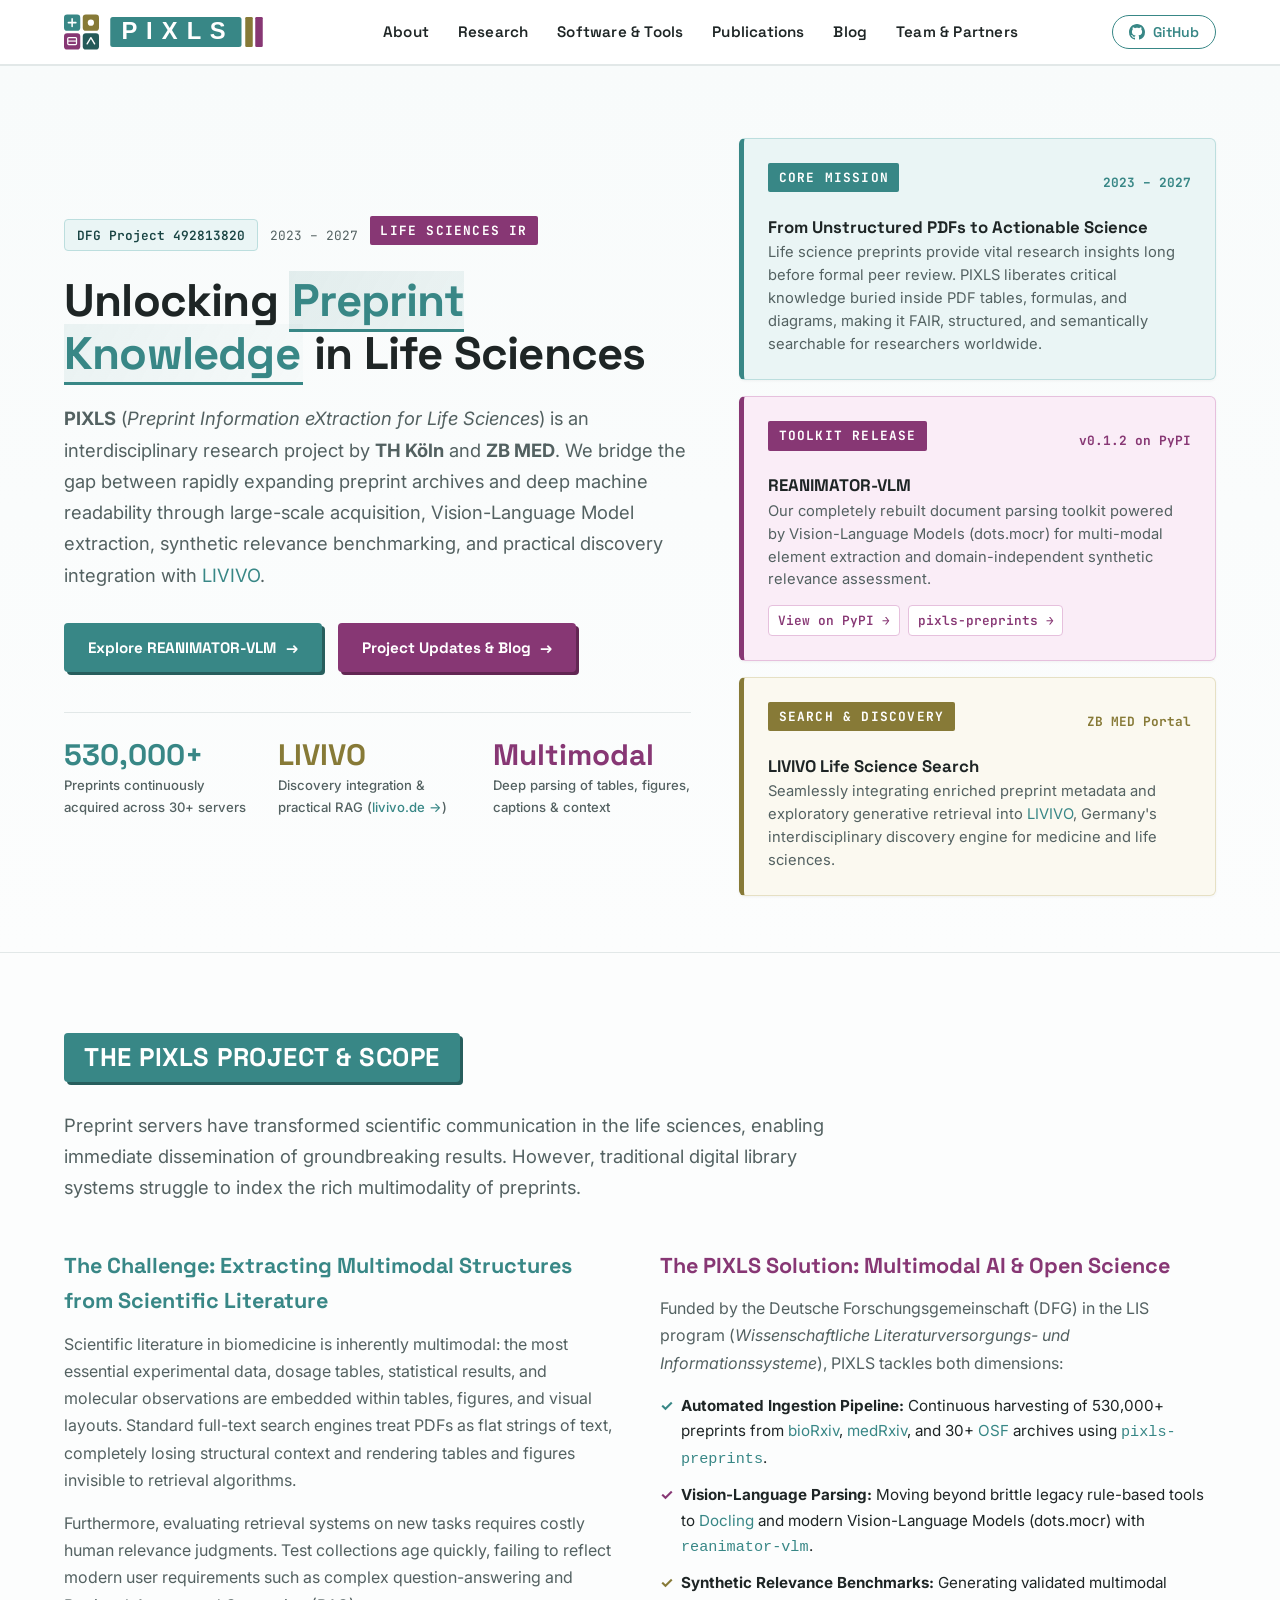
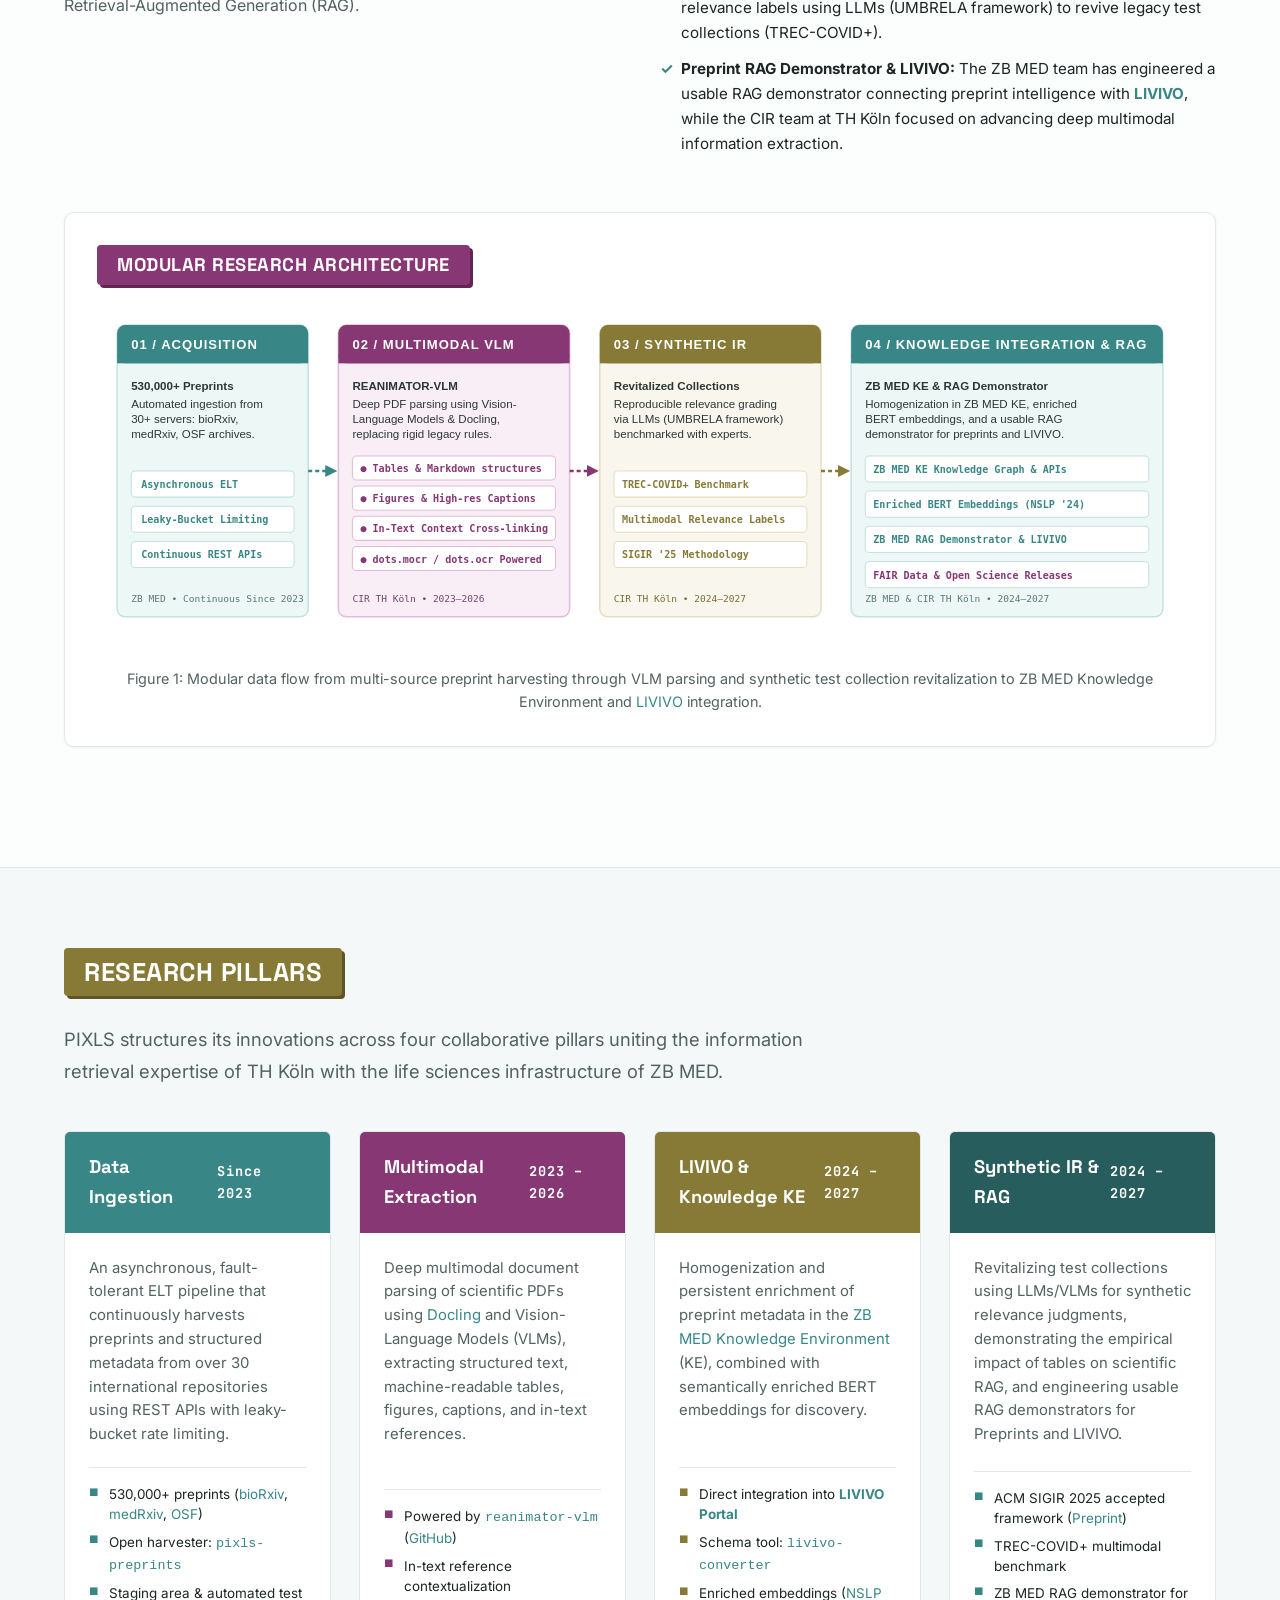
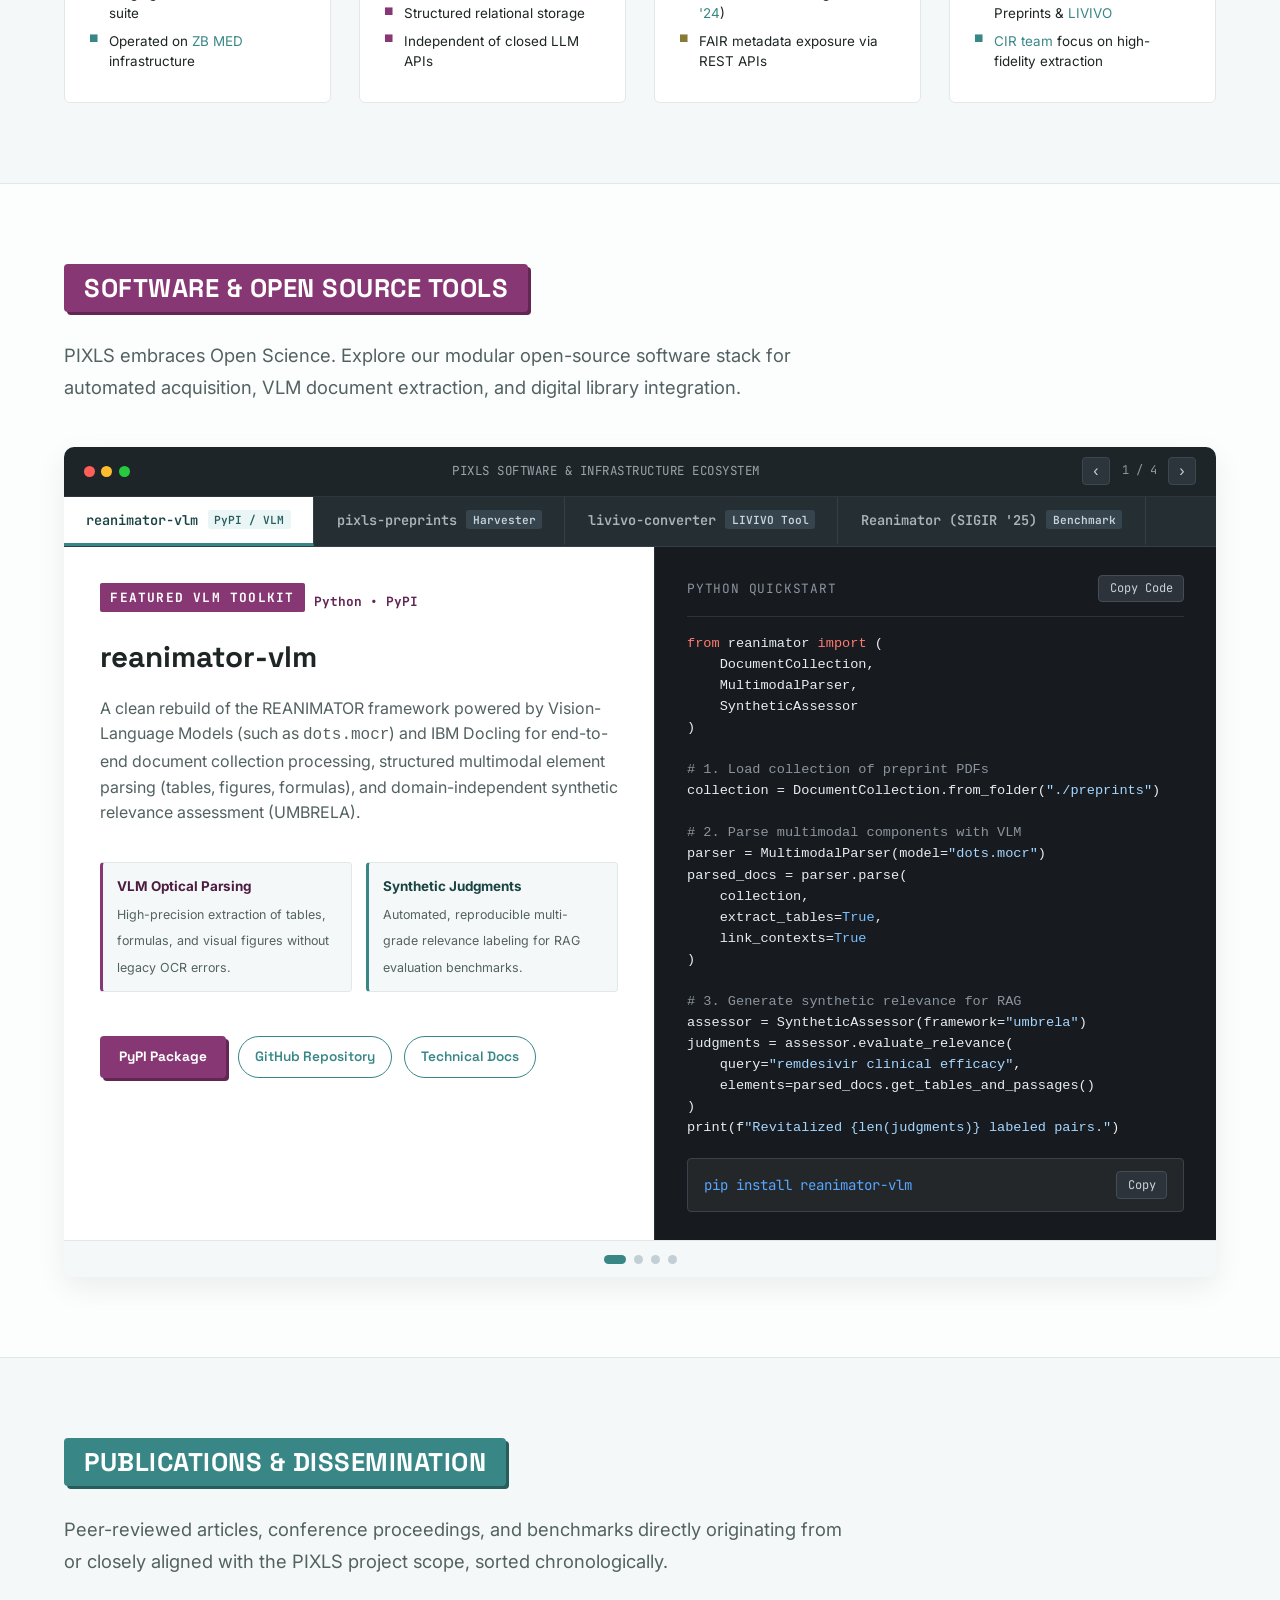
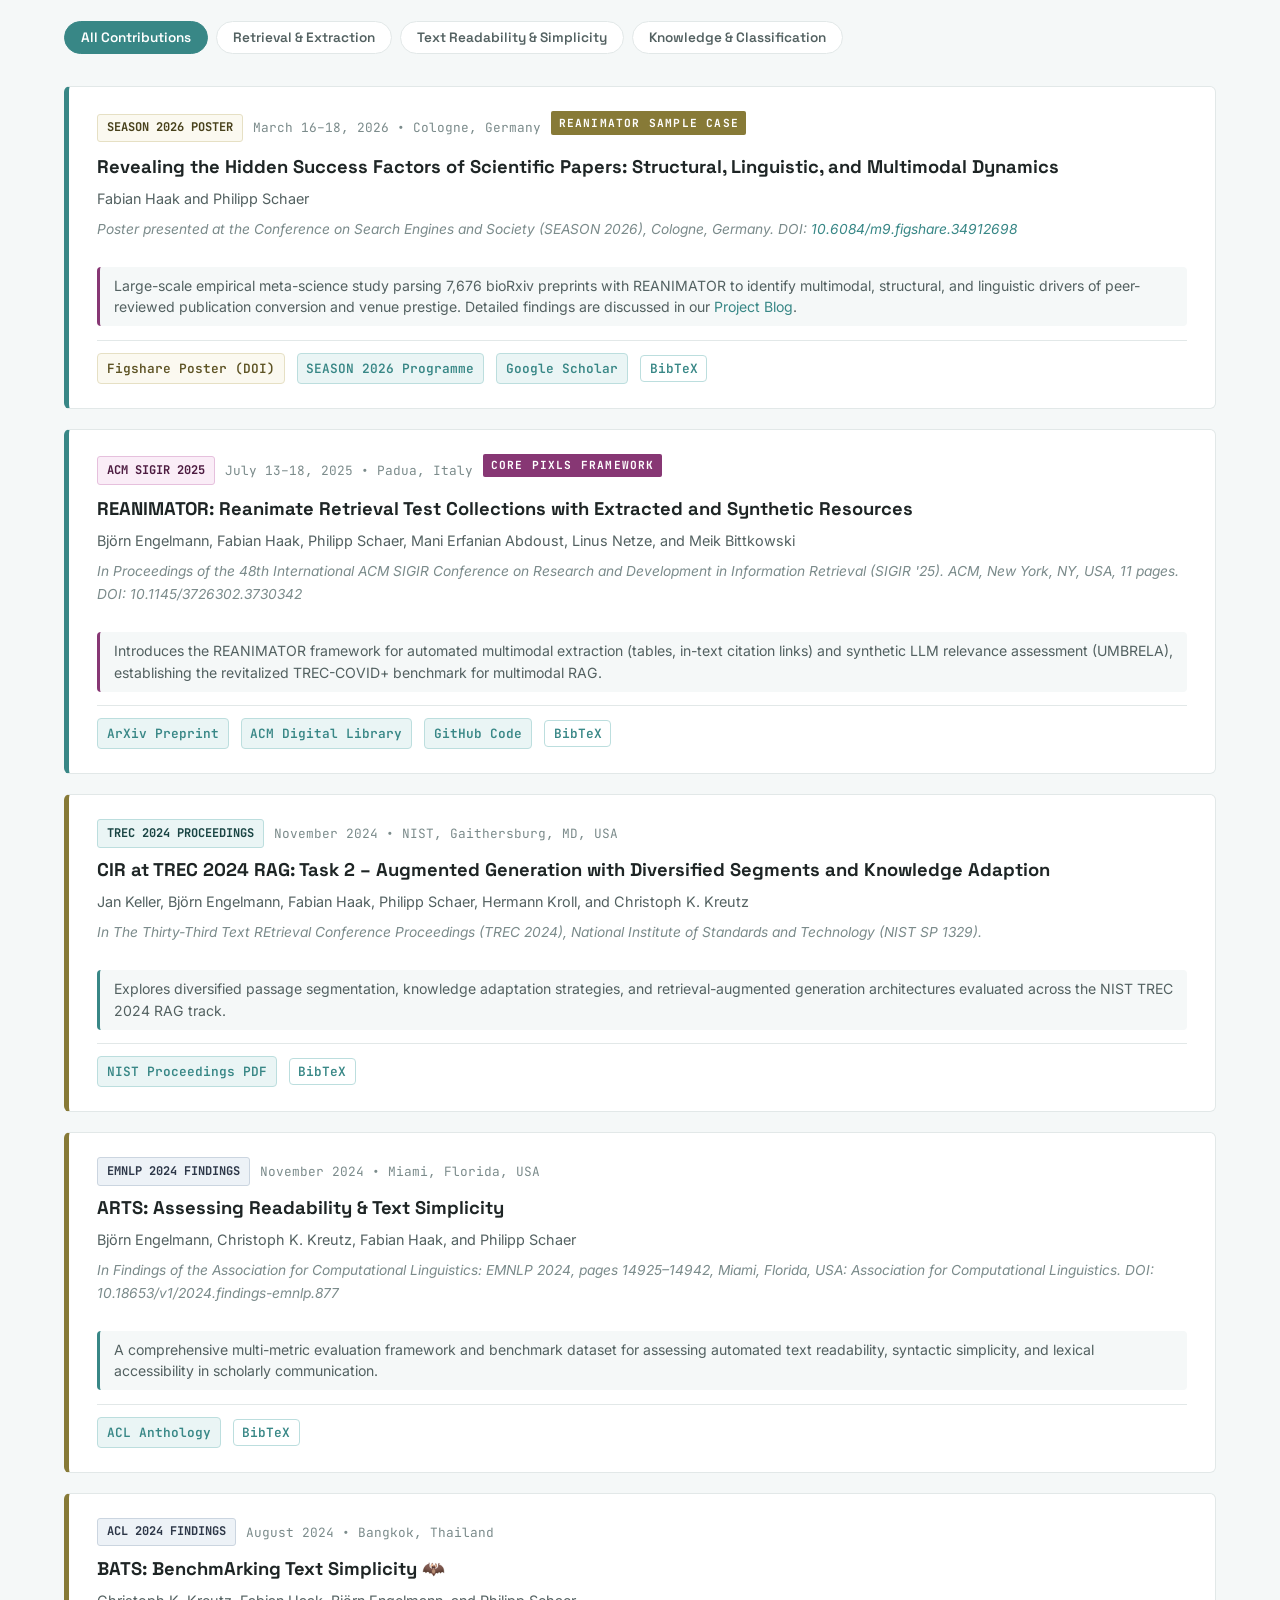
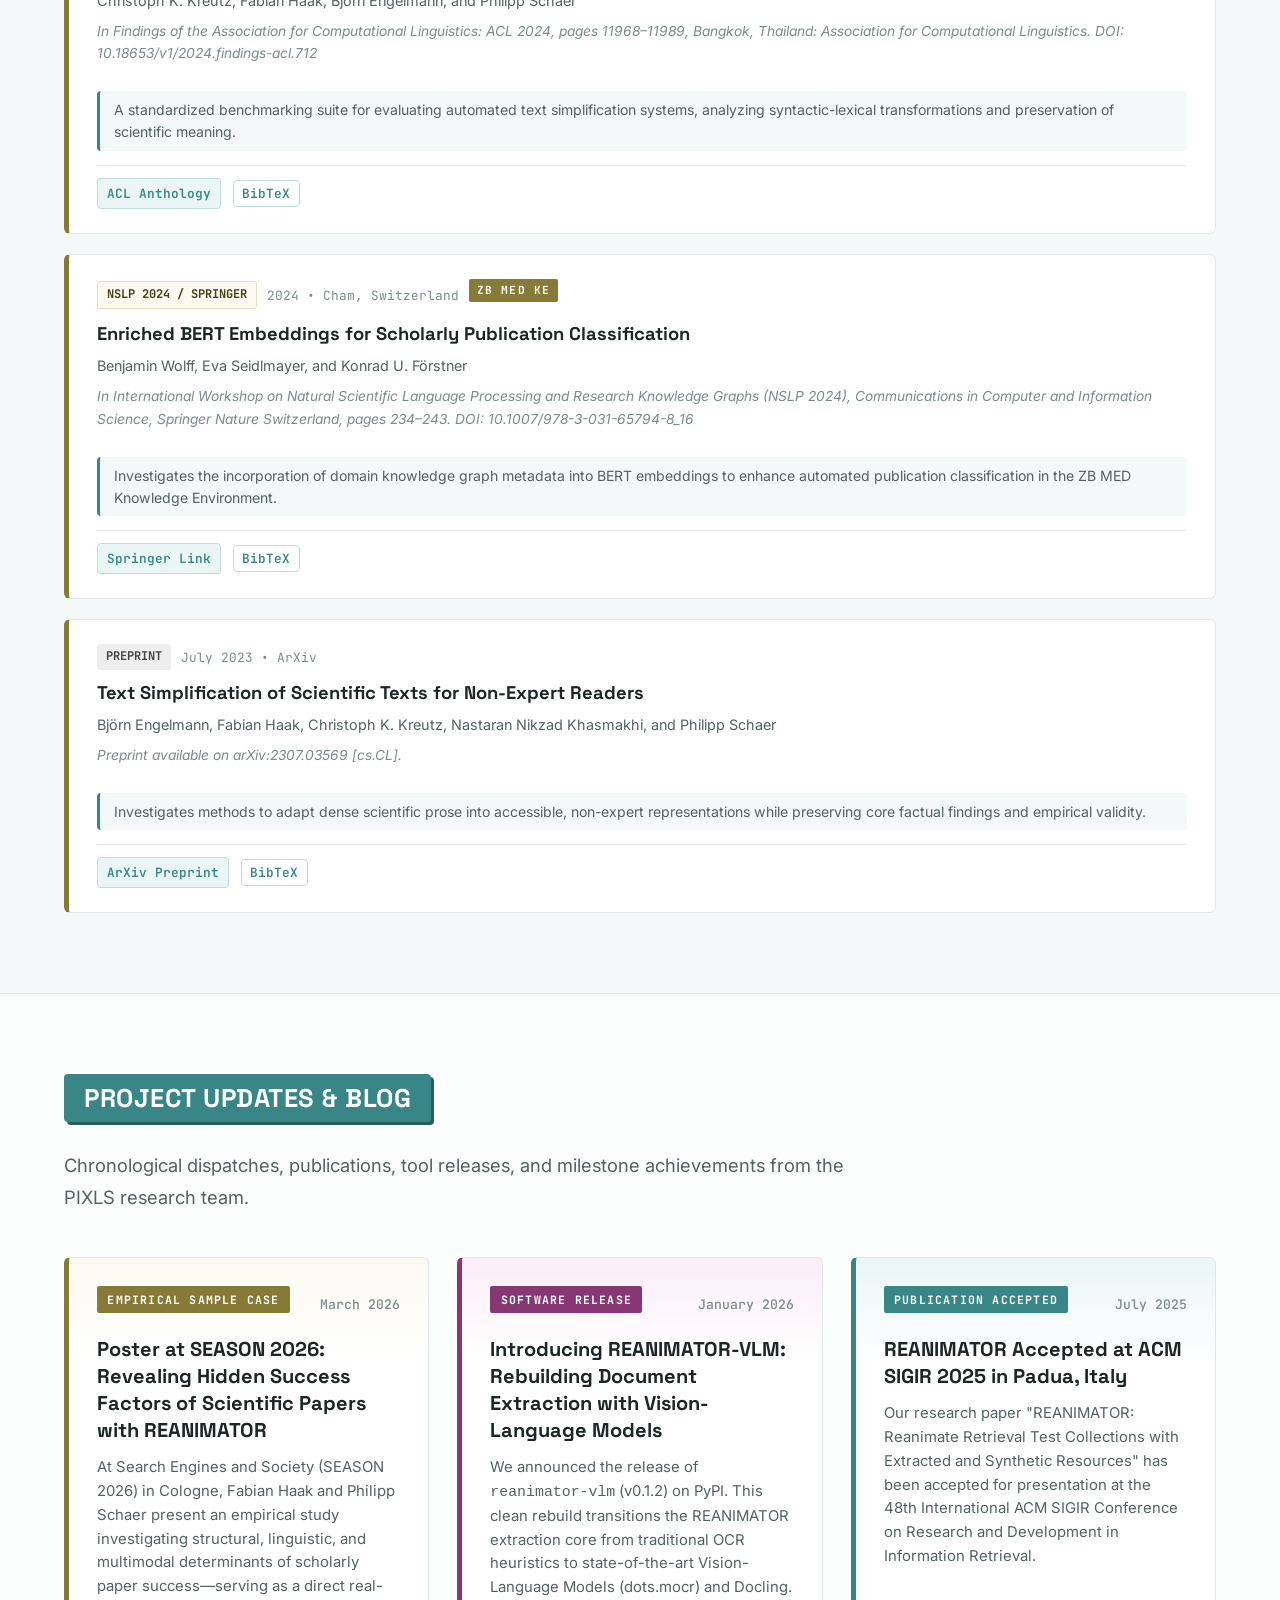
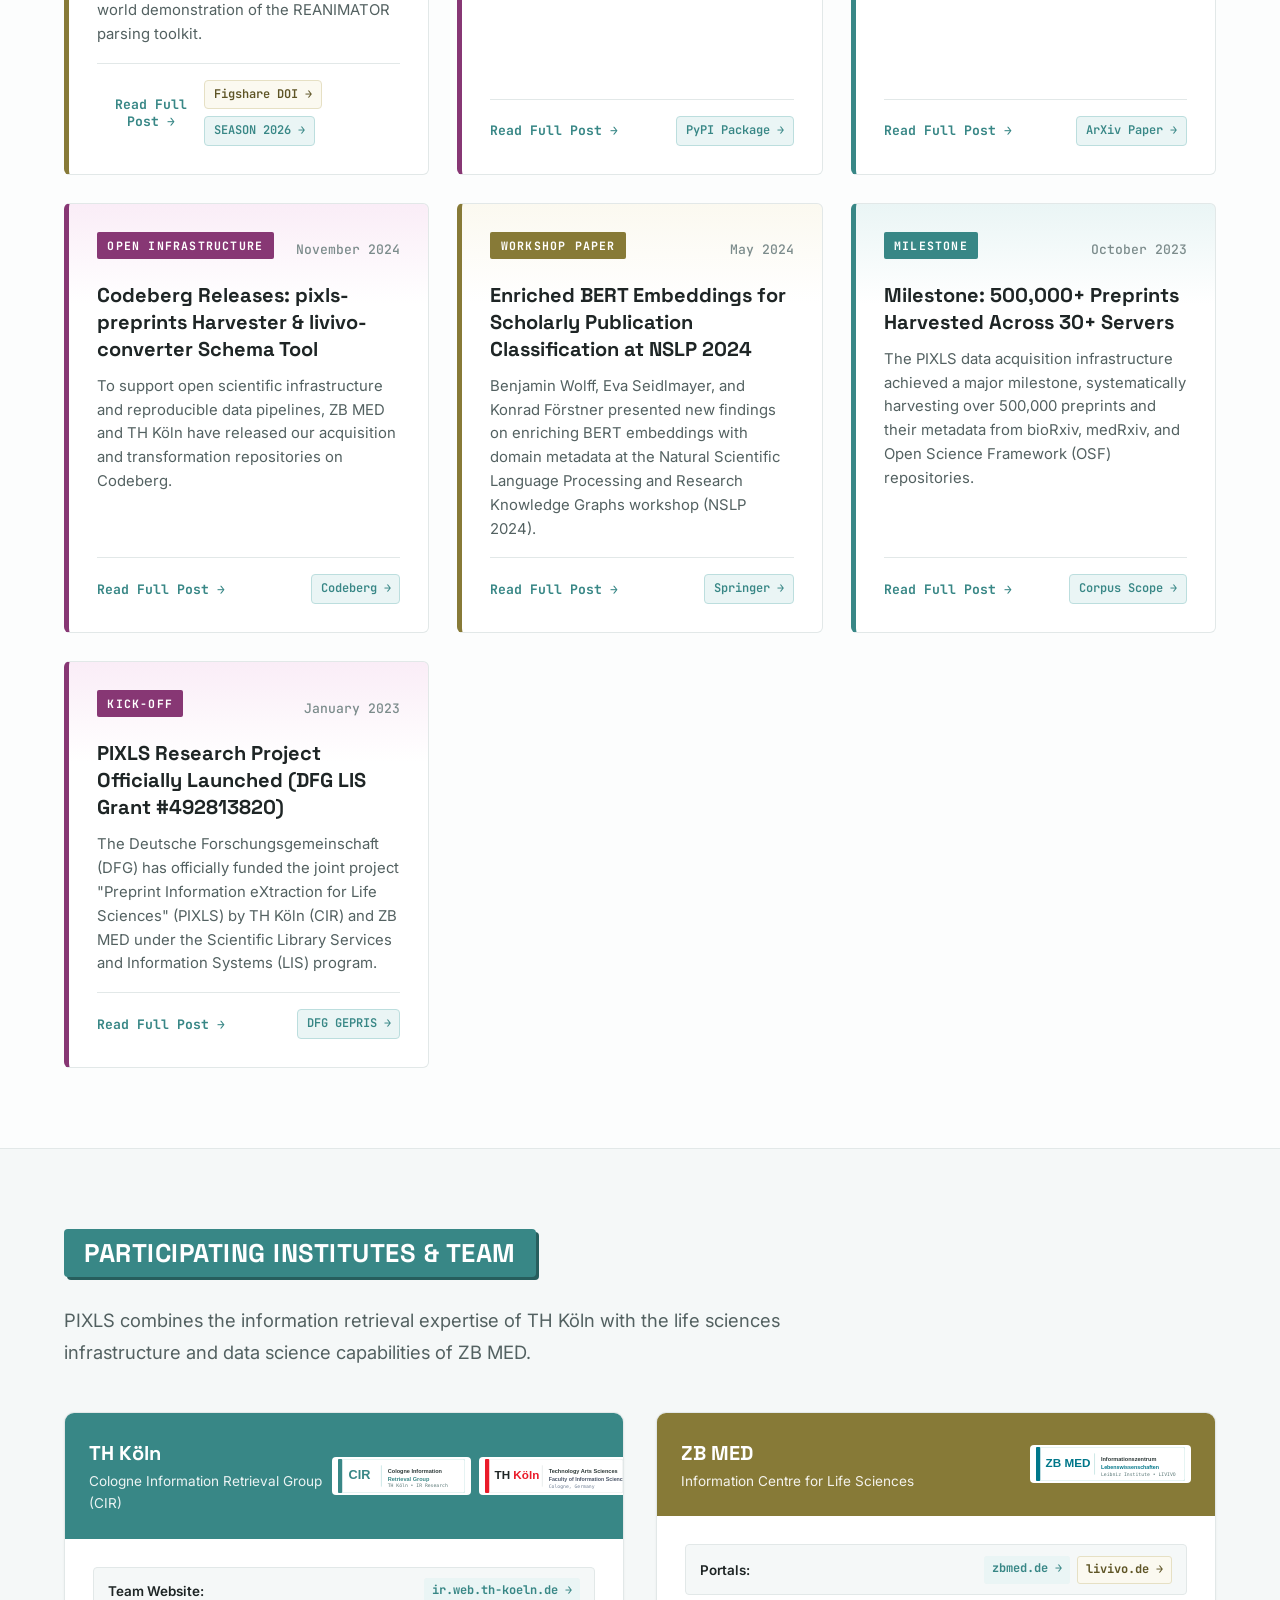
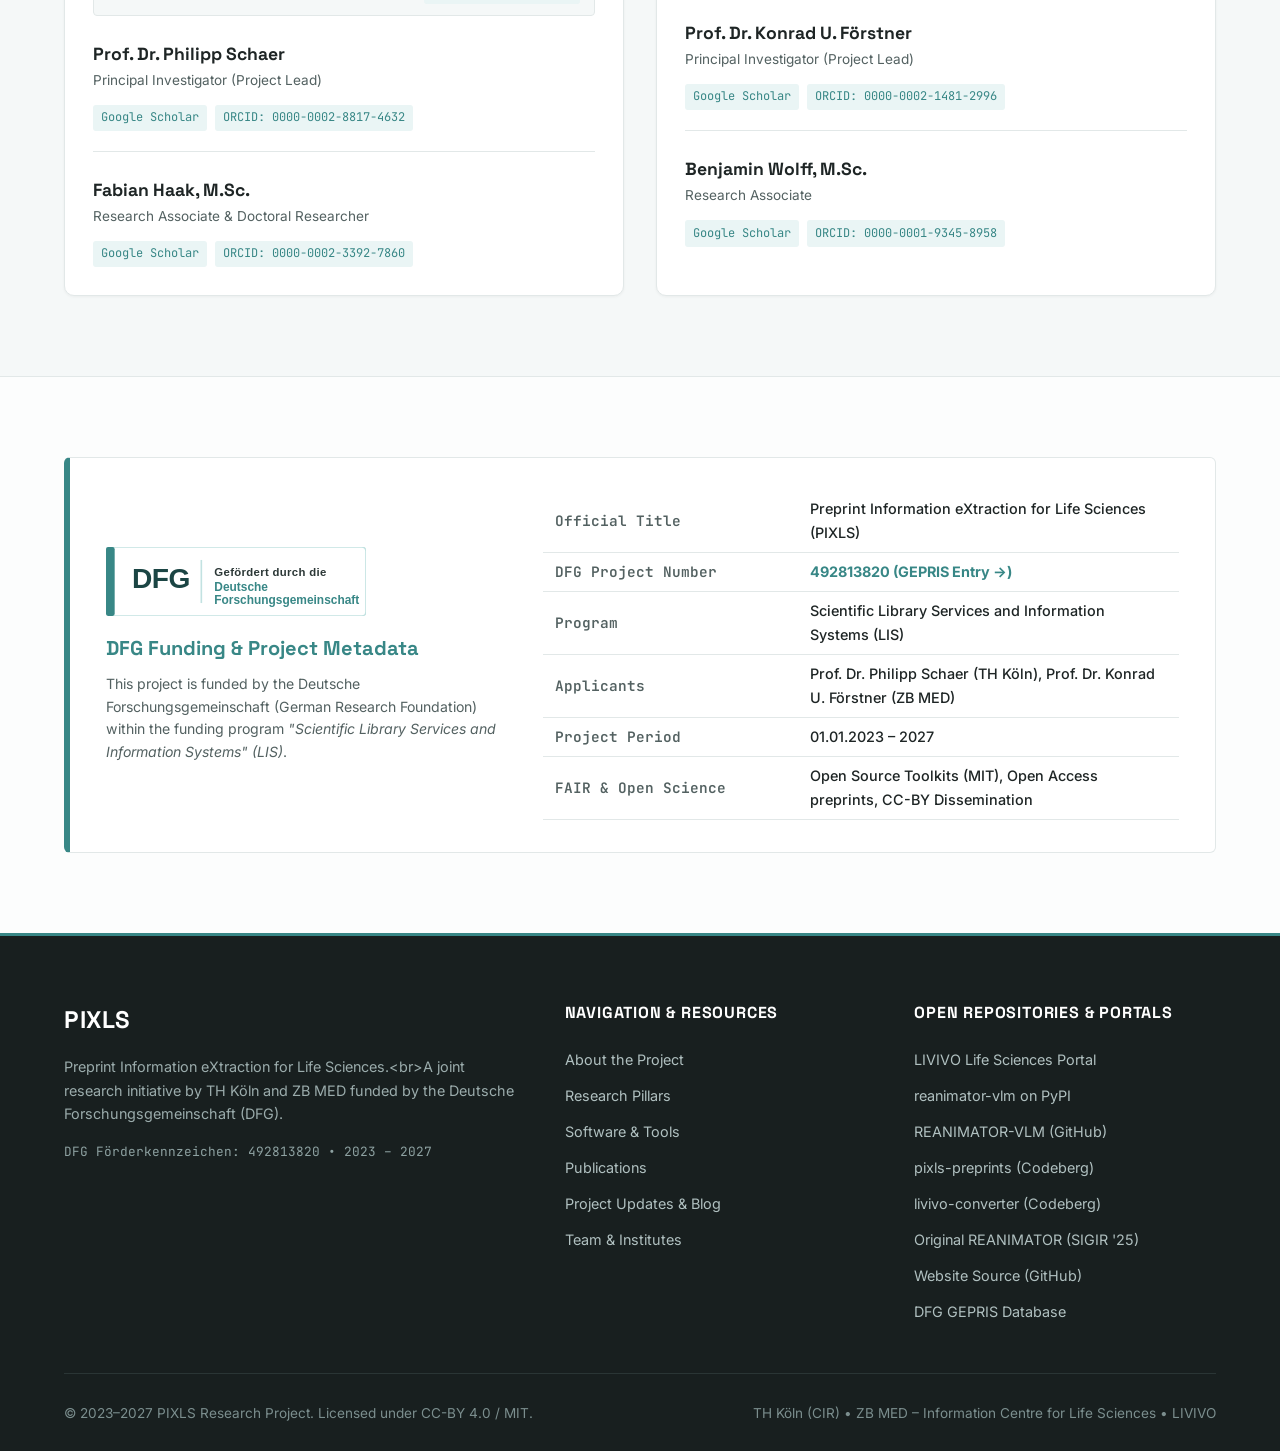
<file: index.html>
<!DOCTYPE html>
<html lang="en">
<head>
  <meta charset="UTF-8">
  <meta name="viewport" content="width=device-width, initial-scale=1.0">
  <title>PIXLS | Preprint Information eXtraction for Life Sciences</title>
  <meta name="description" content="PIXLS is a DFG-funded research project by TH Köln and ZB MED bringing multimodal information extraction, vision-language models, and synthetic relevance assessment to life science preprints.">
  <meta name="keywords" content="PIXLS, DFG, Preprint, Information Extraction, Life Sciences, REANIMATOR, VLM, RAG, Multimodal Retrieval, TH Köln, ZB MED">

  <!-- Open Graph / Meta -->
  <meta property="og:title" content="PIXLS | Preprint Information eXtraction for Life Sciences">
  <meta property="og:description" content="DFG-funded project developing multimodal document parsing, synthetic relevance assessment, and generative retrieval for 530,000+ preprints.">
  <meta property="og:type" content="website">
  <meta property="og:url" content="https://irgroup.github.io/PIXLS_website/">

  <!-- Google Fonts: Space Grotesk (Brand & Monolithic Headings), Inter (Body), JetBrains Mono (Code/Metadata) -->
  <link rel="preconnect" href="https://fonts.googleapis.com">
  <link rel="preconnect" href="https://fonts.gstatic.com" crossorigin>
  <link href="https://fonts.googleapis.com/css2?family=Inter:wght@400;500;600;700&family=JetBrains+Mono:wght@400;500;600;700&family=Space+Grotesk:wght@500;600;700;800&display=swap" rel="stylesheet">

  <!-- Main Stylesheet -->
  <link rel="stylesheet" href="assets/css/main.css">
  <link rel="icon" type="image/svg+xml" href="assets/img/pixls-brandmark.svg">
</head>
<body id="top">

  <!-- =======================================================================
       STICKY NAVBAR
       ======================================================================= -->
  <nav class="site-navbar" role="navigation" aria-label="Main navigation">
    <div class="container nav-wrapper">
      <a href="#top" class="nav-brand" aria-label="PIXLS Home">
        <img src="assets/img/pixls-brandmark.svg" alt="PIXLS Project Logo" class="nav-brand-mark">
      </a>

      <button class="mobile-toggle" aria-label="Toggle navigation menu" aria-expanded="false">&#9776;</button>

      <ul class="nav-menu">
        <li><a href="#about" class="nav-link">About</a></li>
        <li><a href="#pillars" class="nav-link">Research</a></li>
        <li><a href="#tools" class="nav-link">Software &amp; Tools</a></li>
        <li><a href="#publications" class="nav-link">Publications</a></li>
        <li><a href="#blog" class="nav-link">Blog</a></li>
        <li><a href="#team" class="nav-link">Team &amp; Partners</a></li>
      </ul>

      <div class="nav-actions">
        <a href="https://github.com/irgroup/REANIMATOR-VLM" target="_blank" rel="noopener noreferrer" class="btn-pill" title="View REANIMATOR-VLM on GitHub">
          <svg width="16" height="16" viewBox="0 0 16 16" fill="currentColor" aria-hidden="true">
            <path d="M8 0C3.58 0 0 3.58 0 8a8 8 0 005.47 7.59c.4.07.55-.17.55-.38 0-.19-.01-.82-.01-1.49-2.01.37-2.53-.49-2.69-.94-.09-.23-.48-.94-.82-1.13-.28-.15-.68-.52-.01-.53.63-.01 1.08.58 1.23.82.72 1.21 1.87.87 2.33.66.07-.52.28-.87.51-1.07-1.78-.2-3.64-.89-3.64-3.95 0-.87.31-1.59.82-2.15-.08-.2-.36-1.02.08-2.12 0 0 .67-.21 2.2.82.64-.18 1.32-.27 2-.27.68 0 1.36.09 2 .27 1.53-1.04 2.2-.82 2.2-.82.44 1.1.16 1.92.08 2.12.51.56.82 1.27.82 2.15 0 3.07-1.87 3.75-3.65 3.95.29.25.54.73.54 1.48 0 1.07-.01 1.93-.01 2.2 0 .21.15.46.55.38A8.01 8.01 0 0016 8c0-4.42-3.58-8-8-8z"/>
          </svg>
          <span>GitHub</span>
        </a>
      </div>
    </div>
  </nav>

  <!-- =======================================================================
       HERO SECTION
       ======================================================================= -->
  <header class="hero-section" id="hero">
    <div class="container hero-content">
      <div class="hero-text-col">
        <div class="hero-eyebrow">
          <span class="tag-dfg">DFG Project 492813820</span>
          <span class="tag-period">2023 – 2027</span>
          <span class="monolith-label berry">Life Sciences IR</span>
        </div>

        <h1 class="hero-title">
          Unlocking <span class="highlight-teal">Preprint Knowledge</span> in Life Sciences
        </h1>

        <p class="hero-subtitle">
          <strong>PIXLS</strong> (<em>Preprint Information eXtraction for Life Sciences</em>) is an interdisciplinary research project by <strong>TH Köln</strong> and <strong>ZB MED</strong>. We bridge the gap between rapidly expanding preprint archives and deep machine readability through large-scale acquisition, Vision-Language Model extraction, synthetic relevance benchmarking, and practical discovery integration with <a href="https://www.livivo.de/" target="_blank" rel="noopener noreferrer">LIVIVO</a>.
        </p>

        <div class="hero-cta">
          <a href="#tools" class="btn-solid-monolith">
            <span>Explore REANIMATOR-VLM</span>
            <span aria-hidden="true">&rarr;</span>
          </a>
          <a href="#blog" class="btn-solid-monolith berry">
            <span>Project Updates &amp; Blog</span>
            <span aria-hidden="true">&rarr;</span>
          </a>
        </div>

        <div class="hero-metrics-bar">
          <div class="metric-item">
            <span class="metric-num">530,000+</span>
            <span class="metric-desc">Preprints continuously acquired across 30+ servers</span>
          </div>
          <div class="metric-item">
            <span class="metric-num gold">LIVIVO</span>
            <span class="metric-desc">Discovery integration &amp; practical RAG (<a href="https://www.livivo.de/" target="_blank" rel="noopener noreferrer">livivo.de →</a>)</span>
          </div>
          <div class="metric-item">
            <span class="metric-num berry">Multimodal</span>
            <span class="metric-desc">Deep parsing of tables, figures, captions &amp; context</span>
          </div>
        </div>
      </div>

      <!-- Right Visual Feature Card Stack -->
      <div class="hero-card-stack">
        <div class="hero-box highlight-box">
          <div class="hero-box-header">
            <span class="monolith-label">Core Mission</span>
            <span style="font-family: var(--font-mono); font-size: 0.8rem; color: var(--color-primary); font-weight: 700;">2023 – 2027</span>
          </div>
          <h2 class="hero-box-title">From Unstructured PDFs to Actionable Science</h2>
          <p>Life science preprints provide vital research insights long before formal peer review. PIXLS liberates critical knowledge buried inside PDF tables, formulas, and diagrams, making it FAIR, structured, and semantically searchable for researchers worldwide.</p>
        </div>
        <div class="hero-box reanimator-box">
          <div class="hero-box-header">
            <span class="monolith-label berry">Toolkit Release</span>
            <span style="font-family: var(--font-mono); font-size: 0.8rem; color: var(--color-berry); font-weight: 700;">v0.1.2 on PyPI</span>
          </div>
          <h2 class="hero-box-title">REANIMATOR-VLM</h2>
          <p>Our completely rebuilt document parsing toolkit powered by Vision-Language Models (dots.mocr) for multi-modal element extraction and domain-independent synthetic relevance assessment.</p>
          <div style="margin-top: 0.85rem; display: flex; gap: 0.5rem; flex-wrap: wrap;">
            <a href="https://pypi.org/project/reanimator-vlm/" target="_blank" rel="noopener noreferrer" class="pub-link-btn" style="background: white; border-color: var(--color-berry-border); color: var(--color-berry);">
              View on PyPI →
            </a>
            <a href="https://codeberg.org/pixls/pixls-preprints" target="_blank" rel="noopener noreferrer" class="pub-link-btn" style="background: white; border-color: var(--color-berry-border); color: var(--color-berry);">
              pixls-preprints →
            </a>
          </div>
        </div>
        <div class="hero-box gold-box" style="background: var(--color-gold-light); border-color: var(--color-gold-border); border-left: 5px solid var(--color-gold);">
          <div class="hero-box-header">
            <span class="monolith-label gold">Search &amp; Discovery</span>
            <span style="font-family: var(--font-mono); font-size: 0.8rem; color: var(--color-gold); font-weight: 700;">ZB MED Portal</span>
          </div>
          <h2 class="hero-box-title">LIVIVO Life Science Search</h2>
          <p>Seamlessly integrating enriched preprint metadata and exploratory generative retrieval into <a href="https://www.livivo.de/" target="_blank" rel="noopener noreferrer">LIVIVO</a>, Germany's interdisciplinary discovery engine for medicine and life sciences.</p>
        </div>
      </div>
    </div>
  </header>

  <!-- =======================================================================
       ABOUT / SCOPE & MOTIVATION SECTION
       ======================================================================= -->
  <section id="about">
    <div class="container">
      <div class="section-intro">
        <h2 class="monolith-header">The PIXLS Project &amp; Scope</h2>
        <p class="section-lead">Preprint servers have transformed scientific communication in the life sciences, enabling immediate dissemination of groundbreaking results. However, traditional digital library systems struggle to index the rich multimodality of preprints.</p>
      </div>

      <div style="display: grid; grid-template-columns: 1fr 1fr; gap: 2.5rem; margin-bottom: 3.5rem;">
        <div class="about-challenge-col">
          <h3 style="font-family: var(--font-display); font-size: 1.35rem; font-weight: 700; color: var(--color-primary); margin-bottom: 0.75rem;">
            The Challenge: Extracting Multimodal Structures from Scientific Literature
          </h3>
          <p>Scientific literature in biomedicine is inherently multimodal: the most essential experimental data, dosage tables, statistical results, and molecular observations are embedded within tables, figures, and visual layouts. Standard full-text search engines treat PDFs as flat strings of text, completely losing structural context and rendering tables and figures invisible to retrieval algorithms.</p>
<p>Furthermore, evaluating retrieval systems on new tasks requires costly human relevance judgments. Test collections age quickly, failing to reflect modern user requirements such as complex question-answering and Retrieval-Augmented Generation (RAG).</p>
        </div>

        <div>
          <h3 style="font-family: var(--font-display); font-size: 1.35rem; font-weight: 700; color: var(--color-berry); margin-bottom: 0.75rem;">
            The PIXLS Solution: Multimodal AI &amp; Open Science
          </h3>
          <p style="color: var(--color-text-muted); margin-bottom: 1rem; line-height: 1.7;">
            Funded by the Deutsche Forschungsgemeinschaft (DFG) in the LIS program (<em>Wissenschaftliche Literaturversorgungs- und Informationssysteme</em>), PIXLS tackles both dimensions:
          </p>
          <ul style="list-style: none; display: flex; flex-direction: column; gap: 0.65rem; color: var(--color-text-main); font-size: 0.95rem;">
            <li style="display: flex; gap: 0.5rem; align-items: flex-start;">
              <span style="color: var(--color-primary); font-weight: bold;">✓</span>
              <span><strong>Automated Ingestion Pipeline:</strong> Continuous harvesting of 530,000+ preprints from <a href="https://www.biorxiv.org/" target="_blank" rel="noopener noreferrer">bioRxiv</a>, <a href="https://www.medrxiv.org/" target="_blank" rel="noopener noreferrer">medRxiv</a>, and 30+ <a href="https://osf.io/preprints/" target="_blank" rel="noopener noreferrer">OSF</a> archives using <a href="https://codeberg.org/pixls/pixls-preprints" target="_blank" rel="noopener noreferrer"><code>pixls-preprints</code></a>.</span>
            </li>
            <li style="display: flex; gap: 0.5rem; align-items: flex-start;">
              <span style="color: var(--color-berry); font-weight: bold;">✓</span>
              <span><strong>Vision-Language Parsing:</strong> Moving beyond brittle legacy rule-based tools to <a href="https://github.com/DS4SD/docling" target="_blank" rel="noopener noreferrer">Docling</a> and modern Vision-Language Models (dots.mocr) with <a href="https://pypi.org/project/reanimator-vlm/" target="_blank" rel="noopener noreferrer"><code>reanimator-vlm</code></a>.</span>
            </li>
            <li style="display: flex; gap: 0.5rem; align-items: flex-start;">
              <span style="color: var(--color-gold); font-weight: bold;">✓</span>
              <span><strong>Synthetic Relevance Benchmarks:</strong> Generating validated multimodal relevance labels using LLMs (UMBRELA framework) to revive legacy test collections (TREC-COVID+).</span>
            </li>
            <li style="display: flex; gap: 0.5rem; align-items: flex-start;">
              <span style="color: var(--color-primary); font-weight: bold;">✓</span>
              <span><strong>Preprint RAG Demonstrator &amp; LIVIVO:</strong> The ZB MED team has engineered a usable RAG demonstrator connecting preprint intelligence with <strong><a href="https://www.livivo.de/" target="_blank" rel="noopener noreferrer">LIVIVO</a></strong>, while the CIR team at TH Köln focused on advancing deep multimodal information extraction.</span>
            </li>
          </ul>
        </div>
      </div>

      <!-- Architecture Flow Diagram Display -->
      <div class="diagram-wrapper">
        <h3 class="monolith-header berry" style="font-size: 1.15rem; margin-bottom: 1.25rem;">Modular Research Architecture</h3>
        <img src="assets/img/pipeline-diagram.svg" alt="PIXLS System Architecture: Acquisition, Multimodal Extraction, Synthetic IR, and Knowledge Integration" style="width: 100%;">
        <p class="diagram-caption">Figure 1: Modular data flow from multi-source preprint harvesting through VLM parsing and synthetic test collection revitalization to ZB MED Knowledge Environment and <a href="https://www.livivo.de/" target="_blank" rel="noopener noreferrer">LIVIVO</a> integration.</p>
      </div>
    </div>
  </section>

  <!-- =======================================================================
       RESEARCH PILLARS SECTION
       ======================================================================= -->
  <section class="section-alt" id="pillars">
    <div class="container">
      <div class="section-intro">
        <h2 class="monolith-header gold">Research Pillars</h2>
        <p class="section-lead">PIXLS structures its innovations across four collaborative pillars uniting the information retrieval expertise of TH Köln with the life sciences infrastructure of ZB MED.</p>
      </div>

      <div class="pillars-grid">
        <div class="pillar-card">
          <div class="pillar-card-top teal">
            <span class="pillar-card-title">Data Ingestion</span>
            <span class="pillar-step-code">Since 2023</span>
          </div>
          <div class="pillar-card-body">
            <p>An asynchronous, fault-tolerant ELT pipeline that continuously harvests preprints and structured metadata from over 30 international repositories using REST APIs with leaky-bucket rate limiting.</p>
            <ul class="pillar-features-list">
              <li>530,000+ preprints (<a href="https://www.biorxiv.org/" target="_blank" rel="noopener noreferrer">bioRxiv</a>, <a href="https://www.medrxiv.org/" target="_blank" rel="noopener noreferrer">medRxiv</a>, <a href="https://osf.io/preprints/" target="_blank" rel="noopener noreferrer">OSF</a>)</li>
              <li>Open harvester: <a href="https://codeberg.org/pixls/pixls-preprints" target="_blank" rel="noopener noreferrer"><code>pixls-preprints</code></a></li>
              <li>Staging area &amp; automated test suite</li>
              <li>Operated on <a href="https://www.zbmed.de/" target="_blank" rel="noopener noreferrer">ZB MED</a> infrastructure</li>
            </ul>
          </div>
        </div>
        <div class="pillar-card berry">
          <div class="pillar-card-top berry">
            <span class="pillar-card-title">Multimodal Extraction</span>
            <span class="pillar-step-code">2023 – 2026</span>
          </div>
          <div class="pillar-card-body">
            <p>Deep multimodal document parsing of scientific PDFs using <a href="https://github.com/DS4SD/docling" target="_blank" rel="noopener noreferrer">Docling</a> and Vision-Language Models (VLMs), extracting structured text, machine-readable tables, figures, captions, and in-text references.</p>
            <ul class="pillar-features-list">
              <li>Powered by <a href="https://pypi.org/project/reanimator-vlm/" target="_blank" rel="noopener noreferrer"><code>reanimator-vlm</code></a> (<a href="https://github.com/irgroup/REANIMATOR-VLM" target="_blank" rel="noopener noreferrer">GitHub</a>)</li>
              <li>In-text reference contextualization</li>
              <li>Structured relational storage</li>
              <li>Independent of closed LLM APIs</li>
            </ul>
          </div>
        </div>
        <div class="pillar-card gold">
          <div class="pillar-card-top gold">
            <span class="pillar-card-title">LIVIVO &amp; Knowledge KE</span>
            <span class="pillar-step-code">2024 – 2027</span>
          </div>
          <div class="pillar-card-body">
            <p>Homogenization and persistent enrichment of preprint metadata in the <a href="https://www.zbmed.de/" target="_blank" rel="noopener noreferrer">ZB MED Knowledge Environment</a> (KE), combined with semantically enriched BERT embeddings for discovery.</p>
            <ul class="pillar-features-list">
              <li>Direct integration into <strong><a href="https://www.livivo.de/" target="_blank" rel="noopener noreferrer">LIVIVO Portal</a></strong></li>
              <li>Schema tool: <a href="https://codeberg.org/pixls/livivo-converter" target="_blank" rel="noopener noreferrer"><code>livivo-converter</code></a></li>
              <li>Enriched embeddings (<a href="https://link.springer.com/chapter/10.1007/978-3-031-65794-8_16" target="_blank" rel="noopener noreferrer">NSLP '24</a>)</li>
              <li>FAIR metadata exposure via REST APIs</li>
            </ul>
          </div>
        </div>
        <div class="pillar-card">
          <div class="pillar-card-top dark-teal">
            <span class="pillar-card-title">Synthetic IR &amp; RAG</span>
            <span class="pillar-step-code">2024 – 2027</span>
          </div>
          <div class="pillar-card-body">
            <p>Revitalizing test collections using LLMs/VLMs for synthetic relevance judgments, demonstrating the empirical impact of tables on scientific RAG, and engineering usable RAG demonstrators for Preprints and LIVIVO.</p>
            <ul class="pillar-features-list">
              <li>ACM SIGIR 2025 accepted framework (<a href="https://arxiv.org/abs/2504.07584" target="_blank" rel="noopener noreferrer">Preprint</a>)</li>
              <li>TREC-COVID+ multimodal benchmark</li>
              <li>ZB MED RAG demonstrator for Preprints &amp; <a href="https://www.livivo.de/" target="_blank" rel="noopener noreferrer">LIVIVO</a></li>
              <li><a href="https://ir.web.th-koeln.de/" target="_blank" rel="noopener noreferrer">CIR team</a> focus on high-fidelity extraction</li>
            </ul>
          </div>
        </div>
      </div>
    </div>
  </section>

  <!-- =======================================================================
       SOFTWARE & TOOLS SPOTLIGHT (CAROUSEL WINDOW)
       ======================================================================= -->
  <section id="tools">
    <div class="container">
      <div class="section-intro">
        <h2 class="monolith-header berry">Software &amp; Open Source Tools</h2>
        <p class="section-lead">PIXLS embraces Open Science. Explore our modular open-source software stack for automated acquisition, VLM document extraction, and digital library integration.</p>
      </div>

      <div class="software-carousel-window">
        <!-- Titlebar -->
        <div class="carousel-window-bar">
          <div class="window-dots">
            <span class="window-dot dot-red"></span>
            <span class="window-dot dot-yellow"></span>
            <span class="window-dot dot-green"></span>
          </div>
          <span class="window-title">PIXLS Software &amp; Infrastructure Ecosystem</span>
          <div class="window-controls-nav">
            <button class="carousel-nav-btn" onclick="prevSoftwareSlide()" aria-label="Previous tool">&lsaquo;</button>
            <span class="carousel-indicator-text">1 / 4</span>
            <button class="carousel-nav-btn" onclick="nextSoftwareSlide()" aria-label="Next tool">&rsaquo;</button>
          </div>
        </div>

        <!-- Tool Selection Tabs -->
        <div class="software-tabs-bar">
          <button class="software-tab-btn active" onclick="switchSoftwareTab(0)">
            <span>reanimator-vlm</span>
            <span class="software-tab-badge">PyPI / VLM</span>
          </button>
          <button class="software-tab-btn" onclick="switchSoftwareTab(1)">
            <span>pixls-preprints</span>
            <span class="software-tab-badge">Harvester</span>
          </button>
          <button class="software-tab-btn" onclick="switchSoftwareTab(2)">
            <span>livivo-converter</span>
            <span class="software-tab-badge">LIVIVO Tool</span>
          </button>
          <button class="software-tab-btn" onclick="switchSoftwareTab(3)">
            <span>Reanimator (SIGIR &#39;25)</span>
            <span class="software-tab-badge">Benchmark</span>
          </button>
        </div>

        <!-- Carousel Slides -->
        <div class="software-carousel-slide active" id="slide-tool-1">
          <div class="software-slide-content">
            <div style="display: flex; align-items: center; gap: 0.6rem; margin-bottom: 0.5rem;">
              <span class="monolith-label berry">Featured VLM Toolkit</span>
              <span style="font-family: var(--font-mono); font-size: 0.8rem; color: var(--color-berry-dark); font-weight: 700;">Python • PyPI</span>
            </div>
            <h3 style="font-family: var(--font-display); font-size: 1.85rem; font-weight: 800; margin: 0.25rem 0 0.85rem; color: var(--color-text-main);">
              reanimator-vlm
            </h3>
            <p style="color: var(--color-text-muted); line-height: 1.6; margin-bottom: 1rem;">
              A clean rebuild of the REANIMATOR framework powered by Vision-Language Models (such as <code>dots.mocr</code>) and IBM Docling for end-to-end document collection processing, structured multimodal element parsing (tables, figures, formulas), and domain-independent synthetic relevance assessment (UMBRELA).
            </p>

            <div class="software-feature-pills">
              <div class="software-feature-pill" style="border-left: 3px solid var(--color-berry);">
                <strong style="color: var(--color-berry-text);">VLM Optical Parsing</strong>
                <span>High-precision extraction of tables, formulas, and visual figures without legacy OCR errors.</span>
              </div>
              <div class="software-feature-pill" style="border-left: 3px solid var(--color-primary);">
                <strong style="color: var(--color-primary-text);">Synthetic Judgments</strong>
                <span>Automated, reproducible multi-grade relevance labeling for RAG evaluation benchmarks.</span>
              </div>
            </div>

            <div class="software-links">
                <a href="https://pypi.org/project/reanimator-vlm/" target="_blank" rel="noopener noreferrer" class="btn-solid-monolith berry" style="font-size: 0.85rem; padding: 0.6rem 1.2rem;">PyPI Package</a>
                <a href="https://github.com/irgroup/REANIMATOR-VLM" target="_blank" rel="noopener noreferrer" class="btn-pill" style="font-size: 0.85rem;">GitHub Repository</a>
                <a href="https://irgroup.github.io/reanimator-vlm/" target="_blank" rel="noopener noreferrer" class="btn-pill" style="font-size: 0.85rem;">Technical Docs</a>
            </div>
          </div>

          <div class="software-slide-code">
            <div>
              <div class="code-header-bar">
                <span class="code-title">Python Quickstart</span>
                <button class="copy-btn" onclick="copySnippet('codeSnippet1', this)">Copy Code</button>
              </div>
              <div class="code-body">
<pre id="codeSnippet1"><span style="color: #ff7b72;">from</span> reanimator <span style="color: #ff7b72;">import</span> (
    DocumentCollection,
    MultimodalParser,
    SyntheticAssessor
)

<span style="color: #8b949e;"># 1. Load collection of preprint PDFs</span>
collection = DocumentCollection.from_folder(<span style="color: #a5d6ff;">&quot;./preprints&quot;</span>)

<span style="color: #8b949e;"># 2. Parse multimodal components with VLM</span>
parser = MultimodalParser(model=<span style="color: #a5d6ff;">&quot;dots.mocr&quot;</span>)
parsed_docs = parser.parse(
    collection,
    extract_tables=<span style="color: #79c0ff;">True</span>,
    link_contexts=<span style="color: #79c0ff;">True</span>
)

<span style="color: #8b949e;"># 3. Generate synthetic relevance for RAG</span>
assessor = SyntheticAssessor(framework=<span style="color: #a5d6ff;">&quot;umbrela&quot;</span>)
judgments = assessor.evaluate_relevance(
    query=<span style="color: #a5d6ff;">&quot;remdesivir clinical efficacy&quot;</span>,
    elements=parsed_docs.get_tables_and_passages()
)
print(f<span style="color: #a5d6ff;">&quot;Revitalized {len(judgments)} labeled pairs.&quot;</span>)</pre>
              </div>
            </div>

            <div class="install-callout">
              <span class="install-command" id="pipInstallText1">pip install reanimator-vlm</span>
              <button class="copy-btn" onclick="copySnippet('pipInstallText1', this)">Copy</button>
            </div>
          </div>
        </div>
        <div class="software-carousel-slide" id="slide-tool-2">
          <div class="software-slide-content">
            <div style="display: flex; align-items: center; gap: 0.6rem; margin-bottom: 0.5rem;">
              <span class="monolith-label">Continuous Ingestion</span>
              <span style="font-family: var(--font-mono); font-size: 0.8rem; color: var(--color-primary-dark); font-weight: 700;">Codeberg • Python</span>
            </div>
            <h3 style="font-family: var(--font-display); font-size: 1.85rem; font-weight: 800; margin: 0.25rem 0 0.85rem; color: var(--color-text-main);">
              pixls-preprints
            </h3>
            <p style="color: var(--color-text-muted); line-height: 1.6; margin-bottom: 1rem;">
              Modular Python acquisition and ELT pipeline that continuously monitors and ingests preprints, PDF documents, and structured metadata across 30+ servers (bioRxiv, medRxiv, OSF archives) using asynchronous rate-limited REST queries.
            </p>

            <div class="software-feature-pills">
              <div class="software-feature-pill" style="border-left: 3px solid var(--color-primary);">
                <strong style="color: var(--color-primary-text);">30+ Preprint Servers</strong>
                <span>Continuous harvesting from bioRxiv, medRxiv, OSF preprints, PsyArXiv, and more.</span>
              </div>
              <div class="software-feature-pill" style="border-left: 3px solid var(--color-gold);">
                <strong style="color: var(--color-gold-text);">Leaky-Bucket Throttle</strong>
                <span>Polite, resilient request scheduling with automated staging and version history tracking.</span>
              </div>
            </div>

            <div class="software-links">
                <a href="https://codeberg.org/pixls/pixls-preprints" target="_blank" rel="noopener noreferrer" class="btn-solid-monolith" style="font-size: 0.85rem; padding: 0.6rem 1.2rem;">View on Codeberg</a>
                <a href="https://www.zbmed.de/" target="_blank" rel="noopener noreferrer" class="btn-pill" style="font-size: 0.85rem;">ZB MED Infrastructure</a>
            </div>
          </div>

          <div class="software-slide-code">
            <div>
              <div class="code-header-bar">
                <span class="code-title">Harvester Quickstart</span>
                <button class="copy-btn" onclick="copySnippet('codeSnippet2', this)">Copy Code</button>
              </div>
              <div class="code-body">
<pre id="codeSnippet2"><span style="color: #8b949e;"># 1. Clone the asynchronous harvester repository</span>
git clone <span style="color: #a5d6ff;">https://codeberg.org/pixls/pixls-preprints.git</span>
<span style="color: #79c0ff;">cd</span> pixls-preprints &amp;&amp; pip install -r requirements.txt

<span style="color: #8b949e;"># 2. Run continuous ingestion pipeline across bioRxiv &amp; OSF</span>
python -m pixls_preprints.harvester \
  --sources biorxiv,medrxiv,osf \
  --rate-limit leaky-bucket \
  --output-dir <span style="color: #a5d6ff;">./data/staging/</span> \
  --track-versions

<span style="color: #8b949e;"># 3. Verify staging metadata and PDFs</span>
python -m pixls_preprints.validator --check-staging</pre>
              </div>
            </div>

            <div class="install-callout">
              <span class="install-command" id="pipInstallText2">git clone https://codeberg.org/pixls/pixls-preprints.git</span>
              <button class="copy-btn" onclick="copySnippet('pipInstallText2', this)">Copy</button>
            </div>
          </div>
        </div>
        <div class="software-carousel-slide" id="slide-tool-3">
          <div class="software-slide-content">
            <div style="display: flex; align-items: center; gap: 0.6rem; margin-bottom: 0.5rem;">
              <span class="monolith-label gold">Schema Mapping</span>
              <span style="font-family: var(--font-mono); font-size: 0.8rem; color: var(--color-gold-dark); font-weight: 700;">Codeberg • Python</span>
            </div>
            <h3 style="font-family: var(--font-display); font-size: 1.85rem; font-weight: 800; margin: 0.25rem 0 0.85rem; color: var(--color-text-main);">
              livivo-converter
            </h3>
            <p style="color: var(--color-text-muted); line-height: 1.6; margin-bottom: 1rem;">
              Transformation and schema-mapping toolkit that formats heterogeneous preprint metadata and multimodal structures into standardized representations required for indexing within the LIVIVO life science search environment.
            </p>

            <div class="software-feature-pills">
              <div class="software-feature-pill" style="border-left: 3px solid var(--color-gold);">
                <strong style="color: var(--color-gold-text);">LIVIVO Schema Harmonization</strong>
                <span>Transforms diverse preprint schemas into unified ZB MED Knowledge Environment records.</span>
              </div>
              <div class="software-feature-pill" style="border-left: 3px solid var(--color-berry);">
                <strong style="color: var(--color-berry-text);">Enriched Embeddings</strong>
                <span>Generates BERT and biomedical domain embeddings for semantic scholarly discovery.</span>
              </div>
            </div>

            <div class="software-links">
                <a href="https://codeberg.org/pixls/livivo-converter" target="_blank" rel="noopener noreferrer" class="btn-solid-monolith gold" style="font-size: 0.85rem; padding: 0.6rem 1.2rem;">View on Codeberg</a>
                <a href="https://www.livivo.de/" target="_blank" rel="noopener noreferrer" class="btn-pill" style="font-size: 0.85rem;">LIVIVO Search Portal</a>
            </div>
          </div>

          <div class="software-slide-code">
            <div>
              <div class="code-header-bar">
                <span class="code-title">Conversion CLI</span>
                <button class="copy-btn" onclick="copySnippet('codeSnippet3', this)">Copy Code</button>
              </div>
              <div class="code-body">
<pre id="codeSnippet3"><span style="color: #8b949e;"># 1. Clone the LIVIVO schema converter repository</span>
git clone <span style="color: #a5d6ff;">https://codeberg.org/pixls/livivo-converter.git</span>
<span style="color: #79c0ff;">cd</span> livivo-converter &amp;&amp; pip install -r requirements.txt

<span style="color: #8b949e;"># 2. Convert multimodal preprints to LIVIVO ingestion schema</span>
python -m livivo_converter.cli \
  --input-dir <span style="color: #a5d6ff;">./parsed_preprints/</span> \
  --schema zbmed-ke-v2 \
  --enrich-bert-embeddings \
  --output <span style="color: #a5d6ff;">./livivo_ready.jsonl</span>

<span style="color: #8b949e;"># 3. Export indices for ZB MED Knowledge Environment</span>
python -m livivo_converter.export --target elasticsearch</pre>
              </div>
            </div>

            <div class="install-callout">
              <span class="install-command" id="pipInstallText3">git clone https://codeberg.org/pixls/livivo-converter.git</span>
              <button class="copy-btn" onclick="copySnippet('pipInstallText3', this)">Copy</button>
            </div>
          </div>
        </div>
        <div class="software-carousel-slide" id="slide-tool-4">
          <div class="software-slide-content">
            <div style="display: flex; align-items: center; gap: 0.6rem; margin-bottom: 0.5rem;">
              <span class="monolith-label berry">ACM SIGIR &#39;25</span>
              <span style="font-family: var(--font-mono); font-size: 0.8rem; color: var(--color-berry-dark); font-weight: 700;">GitHub • Benchmark</span>
            </div>
            <h3 style="font-family: var(--font-display); font-size: 1.85rem; font-weight: 800; margin: 0.25rem 0 0.85rem; color: var(--color-text-main);">
              Reanimator (Core Framework)
            </h3>
            <p style="color: var(--color-text-muted); line-height: 1.6; margin-bottom: 1rem;">
              Original framework repository and TREC-COVID+ evaluation resources for revitalizing retrieval test collections through extracted tables, in-text references, and synthetic relevance judgments accepted at ACM SIGIR 2025 (Padua, Italy).
            </p>

            <div class="software-feature-pills">
              <div class="software-feature-pill" style="border-left: 3px solid var(--color-berry);">
                <strong style="color: var(--color-berry-text);">TREC-COVID+ Benchmark</strong>
                <span>13,858 extracted tables and 175,000+ passages with synthetic relevance labels.</span>
              </div>
              <div class="software-feature-pill" style="border-left: 3px solid var(--color-primary);">
                <strong style="color: var(--color-primary-text);">Multimodal RAG Evaluation</strong>
                <span>Pairwise LLM Elo tournament runner and RAGAS metric comparative ablation scripts.</span>
              </div>
            </div>

            <div class="software-links">
                <a href="https://github.com/irgroup/Reanimator" target="_blank" rel="noopener noreferrer" class="btn-solid-monolith berry" style="font-size: 0.85rem; padding: 0.6rem 1.2rem;">GitHub Repository</a>
                <a href="https://arxiv.org/abs/2504.07584" target="_blank" rel="noopener noreferrer" class="btn-pill" style="font-size: 0.85rem;">SIGIR &#39;25 Preprint</a>
                <a href="https://doi.org/10.1145/3726302.3730342" target="_blank" rel="noopener noreferrer" class="btn-pill" style="font-size: 0.85rem;">ACM Digital Library</a>
            </div>
          </div>

          <div class="software-slide-code">
            <div>
              <div class="code-header-bar">
                <span class="code-title">Benchmark Runner Quickstart</span>
                <button class="copy-btn" onclick="copySnippet('codeSnippet4', this)">Copy Code</button>
              </div>
              <div class="code-body">
<pre id="codeSnippet4"><span style="color: #8b949e;"># 1. Clone the original SIGIR &#x27;25 evaluation repository</span>
git clone <span style="color: #a5d6ff;">https://github.com/irgroup/Reanimator.git</span>
<span style="color: #79c0ff;">cd</span> Reanimator &amp;&amp; pip install -r requirements.txt

<span style="color: #8b949e;"># 2. Run multimodal RAG evaluation on TREC-COVID+</span>
python evaluate_rag.py \
  --benchmark trec-covid-plus \
  --modalities text,tables,interleaved \
  --retrievers bm25,cosine \
  --generator claude-3-5-sonnet \
  --metrics ragas,elo

<span style="color: #8b949e;"># 3. Output Elo scores and win rates</span>
python analyze_elo.py --ratings-file <span style="color: #a5d6ff;">./results/elo_ratings.json</span></pre>
              </div>
            </div>

            <div class="install-callout">
              <span class="install-command" id="pipInstallText4">git clone https://github.com/irgroup/Reanimator.git</span>
              <button class="copy-btn" onclick="copySnippet('pipInstallText4', this)">Copy</button>
            </div>
          </div>
        </div>

        <!-- Carousel Bottom Navigation Dots -->
        <div class="carousel-dots-bottom">
          <button class="carousel-dot active" onclick="switchSoftwareTab(0)" aria-label="Slide 1"></button>
          <button class="carousel-dot" onclick="switchSoftwareTab(1)" aria-label="Slide 2"></button>
          <button class="carousel-dot" onclick="switchSoftwareTab(2)" aria-label="Slide 3"></button>
          <button class="carousel-dot" onclick="switchSoftwareTab(3)" aria-label="Slide 4"></button>
        </div>
      </div>
    </div>
  </section>

  <!-- =======================================================================
       PUBLICATIONS & DISSEMINATION SECTION (CHRONOLOGICAL)
       ======================================================================= -->
  <section class="section-alt" id="publications">
    <div class="container">
      <div class="section-intro">
        <h2 class="monolith-header">Publications &amp; Dissemination</h2>
        <p class="section-lead">Peer-reviewed articles, conference proceedings, and benchmarks directly originating from or closely aligned with the PIXLS project scope, sorted chronologically.</p>
      </div>

      <!-- Interactive Topic Filter -->
      <div class="filter-bar">
        <button class="filter-btn active" data-filter="all">All Contributions</button>
        <button class="filter-btn" data-filter="retrieval">Retrieval &amp; Extraction</button>
        <button class="filter-btn" data-filter="simplicity">Text Readability &amp; Simplicity</button>
        <button class="filter-btn" data-filter="kg">Knowledge &amp; Classification</button>
      </div>

      <div class="publications-list">
        <article class="pub-card core-pixls" data-category="retrieval">
          <div class="pub-meta-top">
            <span class="pub-badge" style="background-color: var(--color-gold-light); color: var(--color-gold-text); border: 1px solid var(--color-gold-border);">SEASON 2026 Poster</span>
            <span class="pub-year">March 16–18, 2026 • Cologne, Germany</span>
            <span class="monolith-label gold" style="font-size: 0.7rem; padding: 0.15rem 0.45rem;">REANIMATOR Sample Case</span>
          </div>
          <h3 class="pub-title">Revealing the Hidden Success Factors of Scientific Papers: Structural, Linguistic, and Multimodal Dynamics</h3>
          <p class="pub-authors">Fabian Haak and Philipp Schaer</p>
          <p class="pub-venue">Poster presented at the Conference on Search Engines and Society (SEASON 2026), Cologne, Germany. DOI: <a href="https://doi.org/10.6084/m9.figshare.34912698" target="_blank" rel="noopener noreferrer">10.6084/m9.figshare.34912698</a></p>
          <div class="pub-summary">Large-scale empirical meta-science study parsing 7,676 bioRxiv preprints with REANIMATOR to identify multimodal, structural, and linguistic drivers of peer-reviewed publication conversion and venue prestige. Detailed findings are discussed in our <a href="#blog-post-1">Project Blog</a>.</div>
          <div class="pub-actions">
            <a href="https://doi.org/10.6084/m9.figshare.34912698" target="_blank" rel="noopener noreferrer" class="pub-link-btn gold">
              <span>Figshare Poster (DOI)</span>
            </a>
            <a href="https://searchenginesandsociety.net/season-2026/programme/" target="_blank" rel="noopener noreferrer" class="pub-link-btn">
              <span>SEASON 2026 Programme</span>
            </a>
            <a href="https://scholar.google.com/citations?user=EqACv2QAAAAJ" target="_blank" rel="noopener noreferrer" class="pub-link-btn">
              <span>Google Scholar</span>
            </a>
            <button class="pub-link-btn" onclick="toggleBibtex('bib-season26', this)" style="cursor: pointer; background: white;">
              BibTeX
            </button>
          </div>
          <div id="bib-season26" class="bibtex-box">@misc{haak2026revealing,
  author       = {Haak, Fabian and Schaer, Philipp},
  title        = {Revealing the Hidden Success Factors of Scientific Papers: Structural, Linguistic, and Multimodal Dynamics},
  howpublished = {Poster presented at Search Engines and Society (SEASON 2026), Cologne, Germany},
  year         = {2026},
  doi          = {10.6084/m9.figshare.34912698},
  url          = {https://doi.org/10.6084/m9.figshare.34912698}
}</div>
        </article>
        <article class="pub-card core-pixls" data-category="retrieval">
          <div class="pub-meta-top">
            <span class="pub-badge sigir">ACM SIGIR 2025</span>
            <span class="pub-year">July 13–18, 2025 • Padua, Italy</span>
            <span class="monolith-label berry" style="font-size: 0.7rem; padding: 0.15rem 0.45rem;">Core PIXLS Framework</span>
          </div>
          <h3 class="pub-title">REANIMATOR: Reanimate Retrieval Test Collections with Extracted and Synthetic Resources</h3>
          <p class="pub-authors">Björn Engelmann, Fabian Haak, Philipp Schaer, Mani Erfanian Abdoust, Linus Netze, and Meik Bittkowski</p>
          <p class="pub-venue">In Proceedings of the 48th International ACM SIGIR Conference on Research and Development in Information Retrieval (SIGIR '25). ACM, New York, NY, USA, 11 pages. DOI: 10.1145/3726302.3730342</p>
          <div class="pub-summary">Introduces the REANIMATOR framework for automated multimodal extraction (tables, in-text citation links) and synthetic LLM relevance assessment (UMBRELA), establishing the revitalized TREC-COVID+ benchmark for multimodal RAG.</div>
          <div class="pub-actions">
            <a href="https://arxiv.org/abs/2504.07584" target="_blank" rel="noopener noreferrer" class="pub-link-btn">
              <span>ArXiv Preprint</span>
            </a>
            <a href="https://doi.org/10.1145/3726302.3730342" target="_blank" rel="noopener noreferrer" class="pub-link-btn">
              <span>ACM Digital Library</span>
            </a>
            <a href="https://github.com/irgroup/Reanimator" target="_blank" rel="noopener noreferrer" class="pub-link-btn">
              <span>GitHub Code</span>
            </a>
            <button class="pub-link-btn" onclick="toggleBibtex('bib-sigir25', this)" style="cursor: pointer; background: white;">
              BibTeX
            </button>
          </div>
          <div id="bib-sigir25" class="bibtex-box">@inproceedings{engelmann2025reanimator,
  author    = {Engelmann, Bj{\&#34;o}rn and Haak, Fabian and Schaer, Philipp and Abdoust, Mani Erfanian and Netze, Linus and Bittkowski, Meik},
  title     = {REANIMATOR: Reanimate Retrieval Test Collections with Extracted and Synthetic Resources},
  booktitle = {Proceedings of the 48th International ACM SIGIR Conference on Research and Development in Information Retrieval (SIGIR &#39;25)},
  year      = {2025},
  doi       = {10.1145/3726302.3730342},
  url       = {https://arxiv.org/abs/2504.07584}
}</div>
        </article>
        <article class="pub-card related" data-category="retrieval">
          <div class="pub-meta-top">
            <span class="pub-badge trec">TREC 2024 Proceedings</span>
            <span class="pub-year">November 2024 • NIST, Gaithersburg, MD, USA</span>
          </div>
          <h3 class="pub-title">CIR at TREC 2024 RAG: Task 2 – Augmented Generation with Diversified Segments and Knowledge Adaption</h3>
          <p class="pub-authors">Jan Keller, Björn Engelmann, Fabian Haak, Philipp Schaer, Hermann Kroll, and Christoph K. Kreutz</p>
          <p class="pub-venue">In The Thirty-Third Text REtrieval Conference Proceedings (TREC 2024), National Institute of Standards and Technology (NIST SP 1329).</p>
          <div class="pub-summary">Explores diversified passage segmentation, knowledge adaptation strategies, and retrieval-augmented generation architectures evaluated across the NIST TREC 2024 RAG track.</div>
          <div class="pub-actions">
            <a href="https://trec.nist.gov/pubs/trec33/papers/CIR.rag.pdf" target="_blank" rel="noopener noreferrer" class="pub-link-btn">
              <span>NIST Proceedings PDF</span>
            </a>
            <button class="pub-link-btn" onclick="toggleBibtex('bib-trec24', this)" style="cursor: pointer; background: white;">
              BibTeX
            </button>
          </div>
          <div id="bib-trec24" class="bibtex-box">@inproceedings{keller2024cir,
  author    = {Keller, Jan and Engelmann, Bj{\&#34;o}rn and Haak, Fabian and Schaer, Philipp and Kroll, Hermann and Kreutz, Christoph K.},
  title     = {CIR at TREC 2024 RAG: Task 2 - Augmented Generation with Diversified Segments and Knowledge Adaption},
  booktitle = {The Thirty-Third Text REtrieval Conference Proceedings (TREC 2024)},
  series    = {NIST Special Publication 1329},
  year      = {2024},
  url       = {https://trec.nist.gov/pubs/trec33/papers/CIR.rag.pdf}
}</div>
        </article>
        <article class="pub-card related" data-category="simplicity">
          <div class="pub-meta-top">
            <span class="pub-badge" style="background-color: #edf2f7; color: #2d3748; border: 1px solid #cbd5e0;">EMNLP 2024 Findings</span>
            <span class="pub-year">November 2024 • Miami, Florida, USA</span>
          </div>
          <h3 class="pub-title">ARTS: Assessing Readability &amp; Text Simplicity</h3>
          <p class="pub-authors">Björn Engelmann, Christoph K. Kreutz, Fabian Haak, and Philipp Schaer</p>
          <p class="pub-venue">In Findings of the Association for Computational Linguistics: EMNLP 2024, pages 14925–14942, Miami, Florida, USA: Association for Computational Linguistics. DOI: 10.18653/v1/2024.findings-emnlp.877</p>
          <div class="pub-summary">A comprehensive multi-metric evaluation framework and benchmark dataset for assessing automated text readability, syntactic simplicity, and lexical accessibility in scholarly communication.</div>
          <div class="pub-actions">
            <a href="https://doi.org/10.18653/v1/2024.findings-emnlp.877" target="_blank" rel="noopener noreferrer" class="pub-link-btn">
              <span>ACL Anthology</span>
            </a>
            <button class="pub-link-btn" onclick="toggleBibtex('bib-arts24', this)" style="cursor: pointer; background: white;">
              BibTeX
            </button>
          </div>
          <div id="bib-arts24" class="bibtex-box">@inproceedings{engelmann2024arts,
  author    = {Engelmann, Bj{\&#34;o}rn and Kreutz, Christoph K. and Haak, Fabian and Schaer, Philipp},
  title     = {ARTS: Assessing Readability \&amp; Text Simplicity},
  booktitle = {Findings of the Association for Computational Linguistics: EMNLP 2024},
  pages     = {14925--14942},
  year      = {2024},
  doi       = {10.18653/v1/2024.findings-emnlp.877}
}</div>
        </article>
        <article class="pub-card related" data-category="simplicity">
          <div class="pub-meta-top">
            <span class="pub-badge" style="background-color: #edf2f7; color: #2d3748; border: 1px solid #cbd5e0;">ACL 2024 Findings</span>
            <span class="pub-year">August 2024 • Bangkok, Thailand</span>
          </div>
          <h3 class="pub-title">BATS: BenchmArking Text Simplicity 🦇</h3>
          <p class="pub-authors">Christoph K. Kreutz, Fabian Haak, Björn Engelmann, and Philipp Schaer</p>
          <p class="pub-venue">In Findings of the Association for Computational Linguistics: ACL 2024, pages 11968–11989, Bangkok, Thailand: Association for Computational Linguistics. DOI: 10.18653/v1/2024.findings-acl.712</p>
          <div class="pub-summary">A standardized benchmarking suite for evaluating automated text simplification systems, analyzing syntactic-lexical transformations and preservation of scientific meaning.</div>
          <div class="pub-actions">
            <a href="https://doi.org/10.18653/v1/2024.findings-acl.712" target="_blank" rel="noopener noreferrer" class="pub-link-btn">
              <span>ACL Anthology</span>
            </a>
            <button class="pub-link-btn" onclick="toggleBibtex('bib-bats24', this)" style="cursor: pointer; background: white;">
              BibTeX
            </button>
          </div>
          <div id="bib-bats24" class="bibtex-box">@inproceedings{kreutz2024bats,
  author    = {Kreutz, Christoph K. and Haak, Fabian and Engelmann, Bj{\&#34;o}rn and Schaer, Philipp},
  title     = {BATS: BenchmArking Text Simplicity},
  booktitle = {Findings of the Association for Computational Linguistics: ACL 2024},
  pages     = {11968--11989},
  year      = {2024},
  doi       = {10.18653/v1/2024.findings-acl.712}
}</div>
        </article>
        <article class="pub-card related" data-category="kg">
          <div class="pub-meta-top">
            <span class="pub-badge nslp">NSLP 2024 / Springer</span>
            <span class="pub-year">2024 • Cham, Switzerland</span>
            <span class="monolith-label gold" style="font-size: 0.7rem; padding: 0.15rem 0.45rem;">ZB MED KE</span>
          </div>
          <h3 class="pub-title">Enriched BERT Embeddings for Scholarly Publication Classification</h3>
          <p class="pub-authors">Benjamin Wolff, Eva Seidlmayer, and Konrad U. Förstner</p>
          <p class="pub-venue">In International Workshop on Natural Scientific Language Processing and Research Knowledge Graphs (NSLP 2024), Communications in Computer and Information Science, Springer Nature Switzerland, pages 234–243. DOI: 10.1007/978-3-031-65794-8_16</p>
          <div class="pub-summary">Investigates the incorporation of domain knowledge graph metadata into BERT embeddings to enhance automated publication classification in the ZB MED Knowledge Environment.</div>
          <div class="pub-actions">
            <a href="https://link.springer.com/chapter/10.1007/978-3-031-65794-8_16" target="_blank" rel="noopener noreferrer" class="pub-link-btn">
              <span>Springer Link</span>
            </a>
            <button class="pub-link-btn" onclick="toggleBibtex('bib-wolff2024', this)" style="cursor: pointer; background: white;">
              BibTeX
            </button>
          </div>
          <div id="bib-wolff2024" class="bibtex-box">@inproceedings{wolff2024enriched,
  author    = {Wolff, Benjamin and Seidlmayer, Eva and F{\&#34;o}rstner, Konrad U.},
  title     = {Enriched BERT Embeddings for Scholarly Publication Classification},
  booktitle = {Natural Scientific Language Processing and Research Knowledge Graphs (NSLP 2024)},
  pages     = {234--243},
  year      = {2024},
  publisher = {Springer Nature Switzerland},
  doi       = {10.1007/978-3-031-65794-8_16}
}</div>
        </article>
        <article class="pub-card related" data-category="simplicity">
          <div class="pub-meta-top">
            <span class="pub-badge pre">Preprint</span>
            <span class="pub-year">July 2023 • ArXiv</span>
          </div>
          <h3 class="pub-title">Text Simplification of Scientific Texts for Non-Expert Readers</h3>
          <p class="pub-authors">Björn Engelmann, Fabian Haak, Christoph K. Kreutz, Nastaran Nikzad Khasmakhi, and Philipp Schaer</p>
          <p class="pub-venue">Preprint available on arXiv:2307.03569 [cs.CL].</p>
          <div class="pub-summary">Investigates methods to adapt dense scientific prose into accessible, non-expert representations while preserving core factual findings and empirical validity.</div>
          <div class="pub-actions">
            <a href="https://arxiv.org/abs/2307.03569" target="_blank" rel="noopener noreferrer" class="pub-link-btn">
              <span>ArXiv Preprint</span>
            </a>
            <button class="pub-link-btn" onclick="toggleBibtex('bib-simpl23', this)" style="cursor: pointer; background: white;">
              BibTeX
            </button>
          </div>
          <div id="bib-simpl23" class="bibtex-box">@article{engelmann2023text,
  author    = {Engelmann, Bj{\&#34;o}rn and Haak, Fabian and Kreutz, Christoph K. and Khasmakhi, Nastaran Nikzad and Schaer, Philipp},
  title     = {Text Simplification of Scientific Texts for Non-Expert Readers},
  journal   = {arXiv preprint arXiv:2307.03569},
  year      = {2023},
  url       = {https://arxiv.org/abs/2307.03569}
}</div>
        </article>
      </div>
    </div>
  </section>

  <!-- =======================================================================
       PROJECT UPDATES & BLOG SECTION
       ======================================================================= -->
  <section id="blog">
    <div class="container">
      <div class="section-intro">
        <h2 class="monolith-header">Project Updates &amp; Blog</h2>
        <p class="section-lead">
          Chronological dispatches, publications, tool releases, and milestone achievements from the PIXLS research team.
        </p>
      </div>

      <div class="blog-grid">
        <article class="blog-card poster-card">
          <div class="blog-meta">
            <span class="monolith-label gold" style="font-size: 0.72rem;">Empirical Sample Case</span>
            <span class="blog-date">March 2026</span>
          </div>
          <h3 class="blog-title">Poster at SEASON 2026: Revealing Hidden Success Factors of Scientific Papers with REANIMATOR</h3>
          <p class="blog-excerpt">At Search Engines and Society (SEASON 2026) in Cologne, Fabian Haak and Philipp Schaer present an empirical study investigating structural, linguistic, and multimodal determinants of scholarly paper success—serving as a direct real-world demonstration of the REANIMATOR parsing toolkit.</p>
          <div id="blog-post-1" class="blog-full-content">
            <p>By leveraging REANIMATOR's automated document extraction pipeline, the study parsed thousands of scientific full-text PDFs to extract tables, figures, captions, and contextually linked in-text references alongside textual linguistic metrics.</p>
<p><strong>Core Empirical Takeaways:</strong></p>
<ul>
<li><strong>Prioritize Visuals:</strong> Papers that feature figures and describe them thoroughly in both the caption and running text achieve higher visibility. Crucially, placing an early visual on page 1 or 2 correlates strongly with citation success.</li>
<li><strong>Author Voice:</strong> Using an active first-person voice ("we") outperforms passive constructions. While complex domain language is well tolerated, authors should avoid empty intensifiers and synonyms.</li>
<li><strong>Focus on Results:</strong> Overly lengthy, dense methodology sections often deter engagement; focusing on clear empirical outcomes yields higher scholarly traction.</li>
<li><strong>Insignificant Elements:</strong> Factors such as Latinate nominalizations, table caption length, abstract sentence length, and punctuation marks (exclamations, parentheses) showed negligible statistical significance.</li>
</ul>
<p>This work showcases how PIXLS multimodal parsing turns raw PDF archives into structured analytical corpora for meta-research and information retrieval. The full poster is openly published on Figshare at DOI: <a href="https://doi.org/10.6084/m9.figshare.34912698" target="_blank" rel="noopener noreferrer">10.6084/m9.figshare.34912698</a>.</p>
          </div>
          <div class="blog-actions">
            <button class="btn-read-more" onclick="toggleBlog('blog-post-1', this)">Read Full Post &rarr;</button>
            <div style="display: flex; gap: 0.4rem; flex-wrap: wrap;">
              <a href="https://doi.org/10.6084/m9.figshare.34912698" target="_blank" rel="noopener noreferrer" class="pub-link-btn gold" style="font-size: 0.75rem;">
                <span>Figshare DOI →</span>
              </a>
              <a href="https://searchenginesandsociety.net/season-2026/programme/" target="_blank" rel="noopener noreferrer" class="pub-link-btn" style="font-size: 0.75rem;">
                <span>SEASON 2026 →</span>
              </a>
            </div>
          </div>
        </article>
        <article class="blog-card tool-card">
          <div class="blog-meta">
            <span class="monolith-label berry" style="font-size: 0.72rem;">Software Release</span>
            <span class="blog-date">January 2026</span>
          </div>
          <h3 class="blog-title">Introducing REANIMATOR-VLM: Rebuilding Document Extraction with Vision-Language Models</h3>
          <p class="blog-excerpt">We announced the release of <code>reanimator-vlm</code> (v0.1.2) on PyPI. This clean rebuild transitions the REANIMATOR extraction core from traditional OCR heuristics to state-of-the-art Vision-Language Models (dots.mocr) and Docling.</p>
          <div id="blog-post-2" class="blog-full-content">
            <p>Extracting information from scientific PDFs has historically been hindered by brittle layout parsers and closed LLM dependencies. <code>reanimator-vlm</code> solves this by providing:</p>
<ul>
<li><strong>VLM Layout &amp; Table Recognition:</strong> High-accuracy parsing of complex biomedical tables, sub-tables, formulas, and visual elements.</li>
<li><strong>In-Text Contextualization:</strong> Automatic linking of table and figure mentions in the narrative text to their corresponding visual containers.</li>
<li><strong>Synthetic Relevance Engine:</strong> Domain-independent relevance assessment based on the UMBRELA framework for evaluating RAG and retrieval benchmarks.</li>
</ul>
<p>Install today via <code>pip install reanimator-vlm</code> or inspect the open-source code on GitHub.</p>
          </div>
          <div class="blog-actions">
            <button class="btn-read-more" onclick="toggleBlog('blog-post-2', this)">Read Full Post &rarr;</button>
            <div style="display: flex; gap: 0.4rem; flex-wrap: wrap;">
              <a href="https://pypi.org/project/reanimator-vlm/" target="_blank" rel="noopener noreferrer" class="pub-link-btn" style="font-size: 0.75rem;">
                <span>PyPI Package →</span>
              </a>
            </div>
          </div>
        </article>
        <article class="blog-card featured">
          <div class="blog-meta">
            <span class="monolith-label" style="font-size: 0.72rem;">Publication Accepted</span>
            <span class="blog-date">July 2025</span>
          </div>
          <h3 class="blog-title">REANIMATOR Accepted at ACM SIGIR 2025 in Padua, Italy</h3>
          <p class="blog-excerpt">Our research paper "REANIMATOR: Reanimate Retrieval Test Collections with Extracted and Synthetic Resources" has been accepted for presentation at the 48th International ACM SIGIR Conference on Research and Development in Information Retrieval.</p>
          <div id="blog-post-3" class="blog-full-content">
            <p>Retrieval test collections are fundamental for IR progress but are notoriously expensive to construct and difficult to generalize. In this paper, we demonstrate how REANIMATOR revives the established TREC-COVID collection into <strong>TREC-COVID+</strong>.</p>
<p>By extracting machine-readable tables and contextual full-text snippets, and using LLMs to generate calibrated synthetic relevance labels, we prove that table-aware multimodal retrieval substantially enhances answer precision in biomedical RAG applications.</p>
          </div>
          <div class="blog-actions">
            <button class="btn-read-more" onclick="toggleBlog('blog-post-3', this)">Read Full Post &rarr;</button>
            <div style="display: flex; gap: 0.4rem; flex-wrap: wrap;">
              <a href="https://arxiv.org/abs/2504.07584" target="_blank" rel="noopener noreferrer" class="pub-link-btn" style="font-size: 0.75rem;">
                <span>ArXiv Paper →</span>
              </a>
            </div>
          </div>
        </article>
        <article class="blog-card tool-card">
          <div class="blog-meta">
            <span class="monolith-label berry" style="font-size: 0.72rem;">Open Infrastructure</span>
            <span class="blog-date">November 2024</span>
          </div>
          <h3 class="blog-title">Codeberg Releases: pixls-preprints Harvester &amp; livivo-converter Schema Tool</h3>
          <p class="blog-excerpt">To support open scientific infrastructure and reproducible data pipelines, ZB MED and TH Köln have released our acquisition and transformation repositories on Codeberg.</p>
          <div id="blog-post-4" class="blog-full-content">
            <p>The <code>pixls-preprints</code> toolkit powers the daily harvesting of 30+ preprint archives, utilizing asynchronous REST APIs and leaky-bucket algorithms to respect rate limits while maintaining high ingestion throughput.</p>
<p>The companion tool, <code>livivo-converter</code>, handles schema transformation, mapping heterogeneous metadata from preprint platforms into normalized records ready for ingestion into ZB MED's <a href="https://www.livivo.de/" target="_blank" rel="noopener noreferrer">LIVIVO search portal</a>.</p>
          </div>
          <div class="blog-actions">
            <button class="btn-read-more" onclick="toggleBlog('blog-post-4', this)">Read Full Post &rarr;</button>
            <div style="display: flex; gap: 0.4rem; flex-wrap: wrap;">
              <a href="https://codeberg.org/pixls/pixls-preprints" target="_blank" rel="noopener noreferrer" class="pub-link-btn" style="font-size: 0.75rem;">
                <span>Codeberg →</span>
              </a>
            </div>
          </div>
        </article>
        <article class="blog-card poster-card">
          <div class="blog-meta">
            <span class="monolith-label gold" style="font-size: 0.72rem;">Workshop Paper</span>
            <span class="blog-date">May 2024</span>
          </div>
          <h3 class="blog-title">Enriched BERT Embeddings for Scholarly Publication Classification at NSLP 2024</h3>
          <p class="blog-excerpt">Benjamin Wolff, Eva Seidlmayer, and Konrad Förstner presented new findings on enriching BERT embeddings with domain metadata at the Natural Scientific Language Processing and Research Knowledge Graphs workshop (NSLP 2024).</p>
          <div id="blog-post-5" class="blog-full-content">
            <p>Published in Springer CCIS, this work explores how combining contextual language representations with curated structured metadata from the ZB MED Knowledge Environment enhances text classification accuracy, laying the groundwork for automated preprint subject indexing.</p>
          </div>
          <div class="blog-actions">
            <button class="btn-read-more" onclick="toggleBlog('blog-post-5', this)">Read Full Post &rarr;</button>
            <div style="display: flex; gap: 0.4rem; flex-wrap: wrap;">
              <a href="https://link.springer.com/chapter/10.1007/978-3-031-65794-8_16" target="_blank" rel="noopener noreferrer" class="pub-link-btn" style="font-size: 0.75rem;">
                <span>Springer →</span>
              </a>
            </div>
          </div>
        </article>
        <article class="blog-card featured">
          <div class="blog-meta">
            <span class="monolith-label" style="font-size: 0.72rem;">Milestone</span>
            <span class="blog-date">October 2023</span>
          </div>
          <h3 class="blog-title">Milestone: 500,000+ Preprints Harvested Across 30+ Servers</h3>
          <p class="blog-excerpt">The PIXLS data acquisition infrastructure achieved a major milestone, systematically harvesting over 500,000 preprints and their metadata from bioRxiv, medRxiv, and Open Science Framework (OSF) repositories.</p>
          <div id="blog-post-6" class="blog-full-content">
            <p>Preprints represent a crucial, rapid-response channel for biomedical research. By establishing a robust ELT pipeline with staged storage, PIXLS has created a comprehensive corpus that serves as the foundation for our multimodal extraction and LIVIVO integration initiatives.</p>
          </div>
          <div class="blog-actions">
            <button class="btn-read-more" onclick="toggleBlog('blog-post-6', this)">Read Full Post &rarr;</button>
            <div style="display: flex; gap: 0.4rem; flex-wrap: wrap;">
              <a href="#about" class="pub-link-btn" style="font-size: 0.75rem;">
                <span>Corpus Scope →</span>
              </a>
            </div>
          </div>
        </article>
        <article class="blog-card tool-card">
          <div class="blog-meta">
            <span class="monolith-label berry" style="font-size: 0.72rem;">Kick-Off</span>
            <span class="blog-date">January 2023</span>
          </div>
          <h3 class="blog-title">PIXLS Research Project Officially Launched (DFG LIS Grant #492813820)</h3>
          <p class="blog-excerpt">The Deutsche Forschungsgemeinschaft (DFG) has officially funded the joint project "Preprint Information eXtraction for Life Sciences" (PIXLS) by TH Köln (CIR) and ZB MED under the Scientific Library Services and Information Systems (LIS) program.</p>
          <div id="blog-post-7" class="blog-full-content">
            <p>Led by Prof. Dr. Philipp Schaer (TH Köln) and Prof. Dr. Konrad U. Förstner (ZB MED), PIXLS aims to make rapidly published preprint literature methodically accessible, extracting tables, formulas, and figures, and establishing next-generation retrieval services for the German and international research communities.</p>
          </div>
          <div class="blog-actions">
            <button class="btn-read-more" onclick="toggleBlog('blog-post-7', this)">Read Full Post &rarr;</button>
            <div style="display: flex; gap: 0.4rem; flex-wrap: wrap;">
              <a href="https://gepris.dfg.de/gepris/projekt/492813820" target="_blank" rel="noopener noreferrer" class="pub-link-btn" style="font-size: 0.75rem;">
                <span>DFG GEPRIS →</span>
              </a>
            </div>
          </div>
        </article>
      </div>
    </div>
  </section>

  <!-- =======================================================================
       TEAM & INSTITUTIONS SECTION
       ======================================================================= -->
  <section class="section-alt" id="team">
    <div class="container">
      <div class="section-intro">
        <h2 class="monolith-header">Participating Institutes &amp; Team</h2>
        <p class="section-lead">PIXLS combines the information retrieval expertise of TH Köln with the life sciences infrastructure and data science capabilities of ZB MED.</p>
      </div>

      <div class="team-grid">
        <div class="institute-card">
          <div class="inst-header th-koeln">
            <div>
              <h3 class="inst-title">TH Köln</h3>
              <p class="inst-subtitle">Cologne Information Retrieval Group (CIR)</p>
            </div>
            <div style="display: flex; gap: 0.5rem; align-items: center;">
              <img src="assets/img/cir-logo.svg" alt="CIR Emblem" style="height: 38px; width: auto; background: white; padding: 2px 6px; border-radius: 4px;">
              <img src="assets/img/th-koeln-emblem.svg" alt="TH Köln Emblem" style="height: 38px; width: auto; background: white; padding: 2px 6px; border-radius: 4px;">
            </div>
          </div>
          <div class="inst-body">
            <div style="background: var(--color-surface-subtle); padding: 0.65rem 0.9rem; border-radius: var(--radius-sm); border: 1px solid var(--color-border-subtle); display: flex; align-items: center; justify-content: space-between; flex-wrap: wrap; gap: 0.4rem;">
              <span style="font-size: 0.84rem; font-weight: 600; color: var(--color-text-main);">Team Website:</span>
              <div style="display: flex; gap: 0.4rem;">
                <a href="https://ir.web.th-koeln.de/" target="_blank" rel="noopener noreferrer" class="link-tag" style="font-weight: 700;">ir.web.th-koeln.de →</a>
              </div>
            </div>

            <div class="person-profile">
              <h4 class="person-name">Prof. Dr. Philipp Schaer</h4>
              <p class="person-title">Principal Investigator (Project Lead)</p>
              <div class="person-links">
                <a href="https://scholar.google.com/citations?user=XTjmqCwAAAAJ" target="_blank" rel="noopener noreferrer" class="link-tag">Google Scholar</a>
                <a href="https://orcid.org/0000-0002-8817-4632" target="_blank" rel="noopener noreferrer" class="link-tag">ORCID: 0000-0002-8817-4632</a>
              </div>
            </div>
            <div class="person-profile">
              <h4 class="person-name">Fabian Haak, M.Sc.</h4>
              <p class="person-title">Research Associate &amp; Doctoral Researcher</p>
              <div class="person-links">
                <a href="https://scholar.google.com/citations?user=EqACv2QAAAAJ" target="_blank" rel="noopener noreferrer" class="link-tag">Google Scholar</a>
                <a href="https://orcid.org/0000-0002-3392-7860" target="_blank" rel="noopener noreferrer" class="link-tag">ORCID: 0000-0002-3392-7860</a>
              </div>
            </div>
          </div>
        </div>
        <div class="institute-card">
          <div class="inst-header zb-med">
            <div>
              <h3 class="inst-title">ZB MED</h3>
              <p class="inst-subtitle">Information Centre for Life Sciences</p>
            </div>
            <div style="display: flex; gap: 0.5rem; align-items: center;">
              <img src="assets/img/zbmed-emblem.svg" alt="ZB MED Emblem" style="height: 38px; width: auto; background: white; padding: 2px 6px; border-radius: 4px;">
            </div>
          </div>
          <div class="inst-body">
            <div style="background: var(--color-surface-subtle); padding: 0.65rem 0.9rem; border-radius: var(--radius-sm); border: 1px solid var(--color-border-subtle); display: flex; align-items: center; justify-content: space-between; flex-wrap: wrap; gap: 0.4rem;">
              <span style="font-size: 0.84rem; font-weight: 600; color: var(--color-text-main);">Portals:</span>
              <div style="display: flex; gap: 0.4rem;">
                <a href="https://www.zbmed.de/" target="_blank" rel="noopener noreferrer" class="link-tag" style="font-weight: 700;">zbmed.de →</a>
                <a href="https://www.livivo.de/" target="_blank" rel="noopener noreferrer" class="link-tag gold" style="font-weight: 700;">livivo.de →</a>
              </div>
            </div>

            <div class="person-profile">
              <h4 class="person-name">Prof. Dr. Konrad U. Förstner</h4>
              <p class="person-title">Principal Investigator (Project Lead)</p>
              <div class="person-links">
                <a href="https://scholar.google.com/citations?user=n-GoW_IAAAAJ" target="_blank" rel="noopener noreferrer" class="link-tag">Google Scholar</a>
                <a href="https://orcid.org/0000-0002-1481-2996" target="_blank" rel="noopener noreferrer" class="link-tag">ORCID: 0000-0002-1481-2996</a>
              </div>
            </div>
            <div class="person-profile">
              <h4 class="person-name">Benjamin Wolff, M.Sc.</h4>
              <p class="person-title">Research Associate</p>
              <div class="person-links">
                <a href="https://scholar.google.com/citations?hl=en&amp;user=CqeS0DQAAAAJ" target="_blank" rel="noopener noreferrer" class="link-tag">Google Scholar</a>
                <a href="https://orcid.org/0000-0001-9345-8958" target="_blank" rel="noopener noreferrer" class="link-tag">ORCID: 0000-0001-9345-8958</a>
              </div>
            </div>
          </div>
        </div>
      </div>
    </div>
  </section>

  <!-- =======================================================================
       DFG FUNDING & GOVERNANCE
       ======================================================================= -->
  <section id="funding">
    <div class="container">
      <div class="dfg-grant-box">
        <div>
          <img src="assets/img/dfg-logo.svg" alt="Gefördert durch die Deutsche Forschungsgemeinschaft (DFG)" style="max-width: 260px; margin-bottom: 1rem;">
          <h3 style="font-family: var(--font-display); font-size: 1.25rem; font-weight: 700; color: var(--color-primary);">
            DFG Funding &amp; Project Metadata
          </h3>
          <p style="font-size: 0.88rem; color: var(--color-text-muted); line-height: 1.6; margin-top: 0.5rem;">
            This project is funded by the Deutsche Forschungsgemeinschaft (German Research Foundation) within the funding program <em>"Scientific Library Services and Information Systems" (LIS)</em>.
          </p>
        </div>

        <div>
          <table class="dfg-details-table">
            <tbody>
              <tr>
                <td>Official Title</td>
                <td>Preprint Information eXtraction for Life Sciences (PIXLS)</td>
              </tr>
              <tr>
                <td>DFG Project Number</td>
                <td><strong><a href="https://gepris.dfg.de/gepris/projekt/492813820" target="_blank" rel="noopener noreferrer">492813820 (GEPRIS Entry →)</a></strong></td>
              </tr>
              <tr>
                <td>Program</td>
                <td>Scientific Library Services and Information Systems (LIS)</td>
              </tr>
              <tr>
                <td>Applicants</td>
                <td>Prof. Dr. Philipp Schaer (TH Köln), Prof. Dr. Konrad U. Förstner (ZB MED)</td>
              </tr>
              <tr>
                <td>Project Period</td>
                <td>01.01.2023 – 2027</td>
              </tr>
              <tr>
                <td>FAIR &amp; Open Science</td>
                <td>Open Source Toolkits (MIT), Open Access preprints, CC-BY Dissemination</td>
              </tr>
            </tbody>
          </table>
        </div>
      </div>
    </div>
  </section>

  <!-- =======================================================================
       FOOTER
       ======================================================================= -->
  <footer class="site-footer" role="contentinfo">
    <div class="container">
      <div class="footer-grid">
        <div class="footer-brand">
          <div class="footer-brand-title">PIXLS</div>
          <p>Preprint Information eXtraction for Life Sciences.&lt;br&gt;A joint research initiative by TH Köln and ZB MED funded by the Deutsche Forschungsgemeinschaft (DFG).</p>
          <div style="font-family: var(--font-mono); font-size: 0.8rem; color: #8ea2a2;">
            DFG Förderkennzeichen: 492813820 • 2023 – 2027
          </div>
        </div>

        <div>
          <h4 class="footer-col-title">Navigation &amp; Resources</h4>
          <ul class="footer-links">
            <li><a href="#about">About the Project</a></li>
            <li><a href="#pillars">Research Pillars</a></li>
            <li><a href="#tools">Software &amp; Tools</a></li>
            <li><a href="#publications">Publications</a></li>
            <li><a href="#blog">Project Updates &amp; Blog</a></li>
            <li><a href="#team">Team &amp; Institutes</a></li>
          </ul>
        </div>

        <div>
          <h4 class="footer-col-title">Open Repositories &amp; Portals</h4>
          <ul class="footer-links">
            <li><a href="https://www.livivo.de/" target="_blank" rel="noopener noreferrer">LIVIVO Life Sciences Portal</a></li>
            <li><a href="https://pypi.org/project/reanimator-vlm/" target="_blank" rel="noopener noreferrer">reanimator-vlm on PyPI</a></li>
            <li><a href="https://github.com/irgroup/REANIMATOR-VLM" target="_blank" rel="noopener noreferrer">REANIMATOR-VLM (GitHub)</a></li>
            <li><a href="https://codeberg.org/pixls/pixls-preprints" target="_blank" rel="noopener noreferrer">pixls-preprints (Codeberg)</a></li>
            <li><a href="https://codeberg.org/pixls/livivo-converter" target="_blank" rel="noopener noreferrer">livivo-converter (Codeberg)</a></li>
            <li><a href="https://github.com/irgroup/Reanimator" target="_blank" rel="noopener noreferrer">Original REANIMATOR (SIGIR &#39;25)</a></li>
            <li><a href="https://github.com/irgroup/PIXLS_website" target="_blank" rel="noopener noreferrer">Website Source (GitHub)</a></li>
            <li><a href="https://gepris.dfg.de/gepris/projekt/492813820" target="_blank" rel="noopener noreferrer">DFG GEPRIS Database</a></li>
          </ul>
        </div>
      </div>

      <div class="footer-bottom">
        <div>© 2023–2027 PIXLS Research Project. Licensed under CC-BY 4.0 / MIT.</div>
        <div>TH Köln (CIR) • ZB MED – Information Centre for Life Sciences • LIVIVO</div>
      </div>
    </div>
  </footer>

  <!-- JavaScript Bundle -->
  <script src="assets/js/main.js"></script>
</body>
</html>
</file>
<file: assets/css/main.css>
/* ==========================================================================
   PIXLS Project Stylesheet
   Preprint Information eXtraction for Life Sciences (DFG #492813820)
   Design Language: Monolithic Architectural / Editorial Clarity
   Palette:
     Main: #388786 (Teal)
     Secondary 1: #877A37 (Olive/Ochre Gold)
     Secondary 2: #873774 (Berry/Plum Orchid)
   ========================================================================== */

:root {
  /* Brand Core Colors */
  --color-primary: #388786;
  --color-primary-dark: #275e5d;
  --color-primary-light: #eaf5f5;
  --color-primary-border: #bcdede;
  --color-primary-text: #194443;

  --color-gold: #877A37;
  --color-gold-dark: #5e5425;
  --color-gold-light: #fbf9f0;
  --color-gold-border: #e6e0c4;
  --color-gold-text: #48411b;

  --color-berry: #873774;
  --color-berry-dark: #622653;
  --color-berry-light: #faedf7;
  --color-berry-border: #e6c0dd;
  --color-berry-text: #4d1c41;

  /* Neutrals & Base */
  --color-bg: #fcfdfd;
  --color-surface: #ffffff;
  --color-surface-subtle: #f5f8f8;
  --color-border-subtle: #e2e8e8;
  --color-text-main: #1e2525;
  --color-text-muted: #536161;
  --color-text-light: #7b8b8b;
  --color-white: #ffffff;

  /* Typography */
  --font-display: 'Space Grotesk', -apple-system, BlinkMacSystemFont, 'Segoe UI', Roboto, sans-serif;
  --font-body: 'Inter', -apple-system, BlinkMacSystemFont, 'Segoe UI', Roboto, sans-serif;
  --font-mono: 'JetBrains Mono', 'Fira Code', Menlo, Consolas, monospace;

  /* Layout */
  --container-max: 1200px;
  --radius-sm: 4px;
  --radius-md: 6px;
  --radius-lg: 10px;
  --shadow-sm: 0 1px 3px rgba(30, 37, 37, 0.05);
  --shadow-md: 0 4px 12px rgba(30, 37, 37, 0.07);
  --shadow-lg: 0 10px 25px rgba(30, 37, 37, 0.1);
  --transition: all 0.2s ease-in-out;
}

/* Base Reset & Typography */
*, *::before, *::after {
  box-sizing: border-box;
  margin: 0;
  padding: 0;
}

html {
  font-size: 16px;
  scroll-behavior: smooth;
  scroll-padding-top: 85px;
}

body {
  font-family: var(--font-body);
  color: var(--color-text-main);
  background-color: var(--color-bg);
  line-height: 1.65;
  -webkit-font-smoothing: antialiased;
  -moz-osx-font-smoothing: grayscale;
}

a {
  color: var(--color-primary);
  text-decoration: none;
  transition: var(--transition);
}

a:hover {
  color: var(--color-primary-dark);
}

img, svg {
  max-width: 100%;
  height: auto;
  display: block;
}

.container {
  width: 100%;
  max-width: var(--container-max);
  margin-left: auto;
  margin-right: auto;
  padding-left: 1.5rem;
  padding-right: 1.5rem;
}

/* ==========================================================================
   MONOLITHIC HEADINGS (White text on solid colored backgrounds)
   ========================================================================== */

.monolith-header {
  display: inline-flex;
  align-items: center;
  background-color: var(--color-primary);
  color: var(--color-white) !important;
  font-family: var(--font-display);
  font-weight: 700;
  font-size: 1.6rem;
  letter-spacing: 0.5px;
  text-transform: uppercase;
  padding: 0.55rem 1.25rem;
  border-radius: var(--radius-sm);
  box-shadow: 3px 3px 0 var(--color-primary-dark);
  margin-bottom: 1.25rem;
  line-height: 1.2;
}

.monolith-header.gold {
  background-color: var(--color-gold);
  box-shadow: 3px 3px 0 var(--color-gold-dark);
}

.monolith-header.berry {
  background-color: var(--color-berry);
  box-shadow: 3px 3px 0 var(--color-berry-dark);
}

.monolith-header.large {
  font-size: 2.1rem;
  padding: 0.75rem 1.6rem;
  box-shadow: 4px 4px 0 var(--color-primary-dark);
}

.monolith-label {
  display: inline-block;
  background-color: var(--color-primary);
  color: var(--color-white);
  font-family: var(--font-mono);
  font-size: 0.8rem;
  font-weight: 700;
  letter-spacing: 1.2px;
  text-transform: uppercase;
  padding: 0.25rem 0.65rem;
  border-radius: 2px;
  margin-bottom: 0.6rem;
}

.monolith-label.gold {
  background-color: var(--color-gold);
}

.monolith-label.berry {
  background-color: var(--color-berry);
}

/* Section Header Structure */
.section-intro {
  margin-bottom: 2.75rem;
}

.section-lead {
  font-size: 1.15rem;
  color: var(--color-text-muted);
  max-width: 780px;
  line-height: 1.7;
  margin-top: 0.5rem;
}

.about-challenge-col p {
  color: var(--color-text-muted);
  margin-bottom: 1rem;
  line-height: 1.7;
}

.about-challenge-col p:last-child {
  margin-bottom: 0;
}

/* ==========================================================================
   NAVIGATION BAR
   ========================================================================== */

.site-navbar {
  position: sticky;
  top: 0;
  z-index: 1000;
  background: rgba(255, 255, 255, 0.94);
  backdrop-filter: blur(10px);
  border-bottom: 2px solid var(--color-border-subtle);
  padding: 0.75rem 0;
  transition: var(--transition);
}

.nav-wrapper {
  display: flex;
  align-items: center;
  justify-content: space-between;
  gap: 1rem;
}

.nav-brand {
  display: inline-flex;
  align-items: center;
  flex-shrink: 0;
  text-decoration: none;
}

.nav-brand-mark {
  height: 40px;
  width: auto;
  display: block;
}

.nav-menu {
  display: flex;
  align-items: center;
  list-style: none;
  gap: 1.5rem;
  margin: 0;
  padding: 0;
}

.nav-menu li {
  display: flex;
  align-items: center;
  margin: 0;
  padding: 0;
}

.nav-link {
  display: inline-flex;
  align-items: center;
  font-family: var(--font-display);
  font-weight: 600;
  font-size: 0.95rem;
  line-height: 1;
  color: var(--color-text-main);
  letter-spacing: 0.2px;
  padding: 0.5rem 0.15rem;
  white-space: nowrap;
  position: relative;
}

.nav-link:hover, .nav-link.active {
  color: var(--color-primary);
}

.nav-link::after {
  content: '';
  position: absolute;
  bottom: 0;
  left: 0;
  width: 0%;
  height: 2px;
  background-color: var(--color-primary);
  transition: width 0.2s ease;
}

.nav-link:hover::after, .nav-link.active::after {
  width: 100%;
}

.nav-actions {
  display: flex;
  align-items: center;
  flex-shrink: 0;
  gap: 0.75rem;
}

.btn-pill {
  display: inline-flex;
  align-items: center;
  gap: 0.5rem;
  padding: 0.5rem 1rem;
  font-family: var(--font-display);
  font-size: 0.88rem;
  font-weight: 600;
  line-height: 1;
  border-radius: 40px;
  border: 1.5px solid var(--color-primary);
  color: var(--color-primary);
  background: transparent;
  cursor: pointer;
  transition: var(--transition);
}

.btn-pill:hover {
  background-color: var(--color-primary);
  color: var(--color-white);
  transform: translateY(-1px);
}

.btn-pill.filled {
  background-color: var(--color-primary);
  color: var(--color-white);
}

.btn-pill.filled:hover {
  background-color: var(--color-primary-dark);
}

.btn-pill.berry {
  border-color: var(--color-berry);
  color: var(--color-berry);
}

.btn-pill.berry:hover {
  background-color: var(--color-berry);
  color: var(--color-white);
}

.btn-pill.gold {
  border-color: var(--color-gold);
  color: var(--color-gold-dark);
}

.btn-pill.gold:hover {
  background-color: var(--color-gold);
  border-color: var(--color-gold);
  color: var(--color-white);
}

.mobile-toggle {
  display: none;
  background: none;
  border: none;
  font-size: 1.5rem;
  color: var(--color-text-main);
  cursor: pointer;
}

/* ==========================================================================
   HERO SECTION
   ========================================================================== */

.hero-section {
  padding: 4.5rem 0 3.5rem;
  background: linear-gradient(180deg, #f8fbfb 0%, var(--color-bg) 100%);
  border-bottom: 1px solid var(--color-border-subtle);
  position: relative;
  overflow: hidden;
}

.hero-content {
  display: grid;
  grid-template-columns: 1.25fr 0.95fr;
  gap: 3rem;
  align-items: center;
}

.hero-eyebrow {
  display: flex;
  flex-wrap: wrap;
  align-items: center;
  gap: 0.75rem;
  margin-bottom: 1.25rem;
}

.tag-dfg {
  display: inline-flex;
  align-items: center;
  gap: 0.45rem;
  background-color: var(--color-primary-light);
  border: 1px solid var(--color-primary-border);
  color: var(--color-primary-text);
  font-family: var(--font-mono);
  font-size: 0.8rem;
  font-weight: 600;
  padding: 0.3rem 0.75rem;
  border-radius: var(--radius-sm);
}

.tag-period {
  font-family: var(--font-mono);
  font-size: 0.8rem;
  color: var(--color-text-muted);
}

.hero-title {
  font-family: var(--font-display);
  font-size: 2.85rem;
  font-weight: 800;
  line-height: 1.15;
  color: var(--color-text-main);
  letter-spacing: -0.8px;
  margin-bottom: 1.5rem;
}

.hero-title .highlight-teal {
  color: var(--color-primary);
  background: linear-gradient(120deg, rgba(56, 135, 134, 0.12) 0%, rgba(56, 135, 134, 0.02) 100%);
  padding: 0 0.2rem;
  border-bottom: 3px solid var(--color-primary);
}

.hero-subtitle {
  font-size: 1.15rem;
  color: var(--color-text-muted);
  line-height: 1.7;
  margin-bottom: 2rem;
}

.hero-cta {
  display: flex;
  flex-wrap: wrap;
  gap: 1rem;
  margin-bottom: 2.5rem;
}

.btn-solid-monolith {
  display: inline-flex;
  align-items: center;
  gap: 0.6rem;
  background-color: var(--color-primary);
  color: var(--color-white) !important;
  font-family: var(--font-display);
  font-weight: 700;
  font-size: 0.95rem;
  padding: 0.75rem 1.5rem;
  border-radius: var(--radius-sm);
  box-shadow: 3px 3px 0 var(--color-primary-dark);
  transition: transform 0.15s ease, box-shadow 0.15s ease;
}

.btn-solid-monolith:hover {
  transform: translate(-2px, -2px);
  box-shadow: 5px 5px 0 var(--color-primary-dark);
}

.btn-solid-monolith.berry {
  background-color: var(--color-berry);
  box-shadow: 3px 3px 0 var(--color-berry-dark);
}

.btn-solid-monolith.berry:hover {
  box-shadow: 5px 5px 0 var(--color-berry-dark);
}

.btn-solid-monolith.gold {
  background-color: var(--color-gold);
  box-shadow: 3px 3px 0 var(--color-gold-dark);
}

.btn-solid-monolith.gold:hover {
  background-color: var(--color-gold-dark);
  box-shadow: 5px 5px 0 var(--color-gold-text);
}

.hero-metrics-bar {
  display: grid;
  grid-template-columns: repeat(3, 1fr);
  gap: 1rem;
  border-top: 1px solid var(--color-border-subtle);
  padding-top: 1.75rem;
}

.metric-item {
  display: flex;
  flex-direction: column;
}

.metric-num {
  font-family: var(--font-display);
  font-size: 1.85rem;
  font-weight: 800;
  color: var(--color-primary);
  line-height: 1;
}

.metric-num.gold {
  color: var(--color-gold);
}

.metric-num.berry {
  color: var(--color-berry);
}

.metric-desc {
  font-size: 0.82rem;
  color: var(--color-text-muted);
  font-weight: 500;
  margin-top: 0.3rem;
}

/* Hero Visual Box */
.hero-card-stack {
  display: flex;
  flex-direction: column;
  gap: 1rem;
}

.hero-box {
  background-color: var(--color-surface);
  border: 1px solid var(--color-border-subtle);
  border-radius: var(--radius-md);
  padding: 1.5rem;
  box-shadow: var(--shadow-sm);
  position: relative;
}

.hero-box.highlight-box {
  background-color: var(--color-primary-light);
  border-color: var(--color-primary-border);
  border-left: 5px solid var(--color-primary);
}

.hero-box.reanimator-box {
  background-color: var(--color-berry-light);
  border-color: var(--color-berry-border);
  border-left: 5px solid var(--color-berry);
}

.hero-box-header {
  display: flex;
  align-items: center;
  justify-content: space-between;
  margin-bottom: 0.75rem;
}

.hero-box-title {
  font-family: var(--font-display);
  font-weight: 700;
  font-size: 1.05rem;
  color: var(--color-text-main);
}

.hero-box p {
  font-size: 0.92rem;
  color: var(--color-text-muted);
  line-height: 1.55;
}

/* ==========================================================================
   SECTIONS GENERAL
   ========================================================================== */

section {
  padding: 5rem 0;
}

.section-alt {
  background-color: var(--color-surface-subtle);
  border-top: 1px solid var(--color-border-subtle);
  border-bottom: 1px solid var(--color-border-subtle);
}

/* ==========================================================================
   RESEARCH PILLARS (Grid of 4 structured cards)
   ========================================================================== */

.pillars-grid {
  display: grid;
  grid-template-columns: repeat(auto-fit, minmax(260px, 1fr));
  gap: 1.75rem;
}

.pillar-card {
  background: var(--color-surface);
  border-radius: var(--radius-md);
  border: 1px solid var(--color-border-subtle);
  display: flex;
  flex-direction: column;
  overflow: hidden;
  transition: transform 0.2s ease, box-shadow 0.2s ease;
}

.pillar-card:hover {
  transform: translateY(-4px);
  box-shadow: var(--shadow-md);
}

.pillar-card-top {
  padding: 1.25rem 1.5rem;
  color: var(--color-white);
  display: flex;
  align-items: center;
  justify-content: space-between;
}

.pillar-card-top.teal {
  background-color: var(--color-primary);
}

.pillar-card-top.berry {
  background-color: var(--color-berry);
}

.pillar-card-top.gold {
  background-color: var(--color-gold);
}

.pillar-card-top.dark-teal {
  background-color: var(--color-primary-dark);
}

.pillar-step-code {
  font-family: var(--font-mono);
  font-size: 0.85rem;
  font-weight: 700;
  letter-spacing: 1px;
}

.pillar-card-title {
  font-family: var(--font-display);
  font-size: 1.15rem;
  font-weight: 700;
}

.pillar-card-body {
  padding: 1.5rem;
  flex-grow: 1;
  display: flex;
  flex-direction: column;
}

.pillar-card-body p {
  font-size: 0.93rem;
  color: var(--color-text-muted);
  line-height: 1.6;
  margin-bottom: 1.25rem;
}

.pillar-features-list {
  list-style: none;
  margin-top: auto;
  border-top: 1px solid var(--color-border-subtle);
  padding-top: 1rem;
}

.pillar-features-list li {
  font-size: 0.84rem;
  color: var(--color-text-main);
  margin-bottom: 0.45rem;
  line-height: 1.5;
  padding-left: 1.25rem;
  position: relative;
  word-break: normal;
  overflow-wrap: break-word;
}

.pillar-features-list li::before {
  content: '■';
  font-size: 0.65rem;
  color: var(--color-primary);
  position: absolute;
  left: 0;
  top: 0.22rem;
  line-height: 1;
}

.pillar-card.berry .pillar-features-list li::before {
  color: var(--color-berry);
}

.pillar-card.gold .pillar-features-list li::before {
  color: var(--color-gold);
}

/* ==========================================================================
   ARCHITECTURE DIAGRAM SECTION
   ========================================================================== */

.diagram-wrapper {
  background: var(--color-surface);
  border: 1px solid var(--color-border-subtle);
  border-radius: var(--radius-lg);
  padding: 2rem;
  box-shadow: var(--shadow-sm);
  margin-bottom: 2.5rem;
}

.diagram-caption {
  margin-top: 1.25rem;
  font-size: 0.9rem;
  color: var(--color-text-muted);
  text-align: center;
}

/* ==========================================================================
   SOFTWARE CAROUSEL WINDOW STYLES
   ========================================================================== */

.software-carousel-window {
  background: var(--color-surface);
  border: 1px solid var(--color-border);
  border-radius: var(--radius-lg);
  box-shadow: 0 10px 30px rgba(0, 0, 0, 0.07);
  overflow: hidden;
  margin-top: 1.5rem;
}

.carousel-window-bar {
  background: #1e2528;
  padding: 0.65rem 1.25rem;
  display: flex;
  align-items: center;
  justify-content: space-between;
  border-bottom: 1px solid #2d363b;
}

.window-dots {
  display: flex;
  align-items: center;
  gap: 0.4rem;
}

.window-dot {
  width: 11px;
  height: 11px;
  border-radius: 50%;
  display: inline-block;
}

.dot-red { background: #ff5f56; }
.dot-yellow { background: #ffbd2e; }
.dot-green { background: #27c93f; }

.window-title {
  font-family: var(--font-mono);
  font-size: 0.78rem;
  color: #9aa4ab;
  letter-spacing: 0.04em;
  text-transform: uppercase;
}

.window-controls-nav {
  display: flex;
  align-items: center;
  gap: 0.5rem;
}

.carousel-nav-btn {
  background: #2b353b;
  border: 1px solid #3c4850;
  color: #c5d0d6;
  width: 28px;
  height: 28px;
  border-radius: 4px;
  display: flex;
  align-items: center;
  justify-content: center;
  cursor: pointer;
  font-size: 1rem;
  transition: var(--transition);
}

.carousel-nav-btn:hover {
  background: var(--color-primary);
  color: #fff;
  border-color: var(--color-primary);
}

.carousel-indicator-text {
  font-family: var(--font-mono);
  font-size: 0.75rem;
  color: #8b979f;
  min-width: 42px;
  text-align: center;
}

/* Tabs Bar */
.software-tabs-bar {
  display: flex;
  background: #252e33;
  border-bottom: 1px solid #344047;
  overflow-x: auto;
}

.software-tab-btn {
  background: transparent;
  border: none;
  border-right: 1px solid #344047;
  border-bottom: 3px solid transparent;
  padding: 0.85rem 1.4rem;
  font-family: var(--font-mono);
  font-size: 0.85rem;
  font-weight: 600;
  color: #aab5bc;
  cursor: pointer;
  display: flex;
  align-items: center;
  gap: 0.6rem;
  white-space: nowrap;
  transition: var(--transition);
}

.software-tab-btn:hover {
  background: #2b363c;
  color: #ffffff;
}

.software-tab-btn.active {
  background: var(--color-surface);
  color: var(--color-primary-text);
  border-bottom-color: var(--color-primary);
}

.software-tab-badge {
  font-size: 0.7rem;
  padding: 0.15rem 0.4rem;
  border-radius: 3px;
  background: #36444d;
  color: #c9d5dc;
}

.software-tab-btn.active .software-tab-badge {
  background: var(--color-primary-light);
  color: var(--color-primary-dark);
}

/* Slides Content */
.software-carousel-slide {
  display: none;
  grid-template-columns: 1.05fr 1fr;
  animation: fadeInSlide 0.25s ease-in-out;
}

.software-carousel-slide.active {
  display: grid;
}

@keyframes fadeInSlide {
  from { opacity: 0; transform: translateY(4px); }
  to { opacity: 1; transform: translateY(0); }
}

.software-slide-content {
  padding: 2.25rem;
  display: flex;
  flex-direction: column;
}

.software-slide-code {
  background-color: #171b1f;
  color: #e6edf3;
  padding: 1.75rem 2rem;
  font-family: var(--font-mono);
  font-size: 0.85rem;
  display: flex;
  flex-direction: column;
  justify-content: space-between;
  border-left: 1px solid #283036;
}

.software-feature-pills {
  display: grid;
  grid-template-columns: 1fr 1fr;
  gap: 0.85rem;
  margin: 1.25rem 0;
}

.software-feature-pill {
  background: var(--color-surface-subtle);
  border: 1px solid var(--color-border-subtle);
  border-radius: var(--radius-sm);
  padding: 0.75rem 0.9rem;
}

.software-feature-pill strong {
  display: block;
  font-size: 0.84rem;
  margin-bottom: 0.2rem;
}

.software-feature-pill span {
  font-size: 0.78rem;
  color: var(--color-text-muted);
  line-height: 1.4;
}

.carousel-dots-bottom {
  display: flex;
  justify-content: center;
  align-items: center;
  gap: 0.5rem;
  padding: 0.85rem;
  background: var(--color-surface-subtle);
  border-top: 1px solid var(--color-border-subtle);
}

.carousel-dot {
  width: 9px;
  height: 9px;
  border-radius: 50%;
  background: #c3cfd5;
  cursor: pointer;
  border: none;
  padding: 0;
  transition: var(--transition);
}

.carousel-dot.active {
  background: var(--color-primary);
  width: 22px;
  border-radius: 5px;
}

/* Code block styles */
.code-header-bar {
  display: flex;
  align-items: center;
  justify-content: space-between;
  padding-bottom: 0.85rem;
  margin-bottom: 1rem;
  border-bottom: 1px solid #2d333b;
}

.code-title {
  color: #8b949e;
  font-size: 0.8rem;
  text-transform: uppercase;
  letter-spacing: 0.8px;
}

.copy-btn {
  background: #2d333b;
  border: 1px solid #444c56;
  color: #c9d1d9;
  font-family: var(--font-mono);
  font-size: 0.75rem;
  padding: 0.3rem 0.65rem;
  border-radius: 4px;
  cursor: pointer;
  transition: var(--transition);
}

.copy-btn:hover {
  background: var(--color-berry);
  color: var(--color-white);
  border-color: var(--color-berry);
}

.code-body {
  overflow-x: auto;
  line-height: 1.55;
}

.code-body pre {
  margin: 0;
}

.install-callout {
  margin-top: 1.25rem;
  background: rgba(255, 255, 255, 0.05);
  border: 1px solid #3b424b;
  border-radius: var(--radius-sm);
  padding: 0.75rem 1rem;
  display: flex;
  align-items: center;
  justify-content: space-between;
}

.install-command {
  font-family: var(--font-mono);
  color: #58a6ff;
  font-size: 0.88rem;
}

.software-links {
  display: flex;
  flex-wrap: wrap;
  gap: 0.75rem;
  margin-top: 1.5rem;
}

/* Unified publication summary */
.pub-summary {
  font-size: 0.88rem;
  color: var(--color-text-muted);
  line-height: 1.55;
  margin: 0.65rem 0 0.85rem;
  padding: 0.5rem 0.85rem;
  background: var(--color-surface-subtle);
  border-left: 3px solid var(--color-primary);
  border-radius: var(--radius-sm);
}

.pub-card.core-pixls .pub-summary {
  border-left-color: var(--color-berry);
}

.pub-card.gold-border .pub-summary, .pub-badge.gold ~ .pub-summary {
  border-left-color: var(--color-gold);
}

/* ==========================================================================
   PUBLICATIONS SECTION & INTERACTIVE FILTER
   ========================================================================== */

.filter-bar {
  display: flex;
  flex-wrap: wrap;
  gap: 0.5rem;
  margin-bottom: 2rem;
}

.filter-btn {
  background: var(--color-surface);
  border: 1px solid var(--color-border-subtle);
  color: var(--color-text-muted);
  font-family: var(--font-display);
  font-size: 0.85rem;
  font-weight: 600;
  padding: 0.45rem 1rem;
  border-radius: 30px;
  cursor: pointer;
  transition: var(--transition);
}

.filter-btn:hover, .filter-btn.active {
  background-color: var(--color-primary);
  color: var(--color-white);
  border-color: var(--color-primary);
}

.publications-list {
  display: flex;
  flex-direction: column;
  gap: 1.25rem;
}

.pub-card {
  background: var(--color-surface);
  border: 1px solid var(--color-border-subtle);
  border-radius: var(--radius-md);
  padding: 1.5rem 1.75rem;
  transition: var(--transition);
  position: relative;
  display: flex;
  flex-direction: column;
}

.pub-card:hover {
  border-color: var(--color-primary);
  box-shadow: var(--shadow-sm);
}

.pub-card.core-pixls {
  border-left: 5px solid var(--color-primary);
}

.pub-card.related {
  border-left: 5px solid var(--color-gold);
}

.pub-meta-top {
  display: flex;
  flex-wrap: wrap;
  align-items: center;
  gap: 0.65rem;
  margin-bottom: 0.65rem;
}

.pub-badge {
  font-family: var(--font-mono);
  font-size: 0.75rem;
  font-weight: 700;
  text-transform: uppercase;
  padding: 0.2rem 0.55rem;
  border-radius: 3px;
}

.pub-badge.sigir {
  background-color: var(--color-berry-light);
  color: var(--color-berry-text);
  border: 1px solid var(--color-berry-border);
}

.pub-badge.nslp {
  background-color: var(--color-gold-light);
  color: var(--color-gold-text);
  border: 1px solid var(--color-gold-border);
}

.pub-badge.trec {
  background-color: var(--color-primary-light);
  color: var(--color-primary-text);
  border: 1px solid var(--color-primary-border);
}

.pub-badge.pre {
  background-color: #eee;
  color: #444;
}

.pub-year {
  font-family: var(--font-mono);
  font-size: 0.8rem;
  color: var(--color-text-light);
}

.pub-title {
  font-family: var(--font-display);
  font-size: 1.15rem;
  font-weight: 700;
  color: var(--color-text-main);
  line-height: 1.35;
  margin-bottom: 0.45rem;
}

.pub-authors {
  font-size: 0.9rem;
  color: var(--color-text-muted);
  margin-bottom: 0.45rem;
}

.pub-authors strong {
  color: var(--color-text-main);
}

.pub-venue {
  font-size: 0.86rem;
  color: var(--color-text-light);
  font-style: italic;
  margin-bottom: 1rem;
}

.pub-actions {
  display: flex;
  flex-wrap: wrap;
  align-items: center;
  gap: 0.75rem;
  margin-top: auto;
  padding-top: 0.75rem;
  border-top: 1px solid var(--color-border-subtle);
}

.pub-link-btn {
  display: inline-flex;
  align-items: center;
  gap: 0.35rem;
  font-family: var(--font-mono);
  font-size: 0.8rem;
  color: var(--color-primary);
  font-weight: 600;
  padding: 0.25rem 0.55rem;
  border-radius: var(--radius-sm);
  background: var(--color-primary-light);
  border: 1px solid var(--color-primary-border);
}

.pub-link-btn:hover {
  background: var(--color-primary);
  color: var(--color-white);
}

.pub-link-btn.gold {
  background: var(--color-gold-light);
  border-color: var(--color-gold-border);
  color: var(--color-gold-dark);
}

.pub-link-btn.gold:hover {
  background: var(--color-gold);
  border-color: var(--color-gold);
  color: var(--color-white);
}

.bibtex-box {
  display: none;
  margin-top: 1rem;
  background: #1e2525;
  color: #c5d1d1;
  padding: 1rem;
  border-radius: var(--radius-sm);
  font-family: var(--font-mono);
  font-size: 0.78rem;
  overflow-x: auto;
  white-space: pre;
}

.bibtex-box.show {
  display: block;
}

/* ==========================================================================
   ISI 2027 WORKSHOP SECTION
   ========================================================================== */

.workshop-banner {
  background: var(--color-surface);
  border: 2px solid var(--color-primary);
  border-radius: var(--radius-lg);
  padding: 2.75rem;
  box-shadow: var(--shadow-md);
  position: relative;
}

.workshop-header-grid {
  display: grid;
  grid-template-columns: 1.4fr 1fr;
  gap: 2.5rem;
  margin-bottom: 2rem;
}

.workshop-title {
  font-family: var(--font-display);
  font-size: 2rem;
  font-weight: 800;
  line-height: 1.2;
  color: var(--color-text-main);
  margin-bottom: 1rem;
}

.workshop-venue-tag {
  display: inline-flex;
  align-items: center;
  gap: 0.5rem;
  font-family: var(--font-mono);
  font-size: 0.85rem;
  font-weight: 700;
  color: var(--color-white);
  background: var(--color-berry);
  padding: 0.35rem 0.85rem;
  border-radius: var(--radius-sm);
  margin-bottom: 1rem;
}

.workshop-dates-card {
  background: var(--color-gold-light);
  border: 1px solid var(--color-gold-border);
  border-radius: var(--radius-md);
  padding: 1.5rem;
}

.dates-title {
  font-family: var(--font-display);
  font-weight: 700;
  font-size: 1.05rem;
  color: var(--color-gold-text);
  margin-bottom: 1rem;
  display: flex;
  align-items: center;
  gap: 0.5rem;
}

.dates-list {
  list-style: none;
}

.dates-list li {
  display: flex;
  justify-content: space-between;
  font-size: 0.88rem;
  padding: 0.4rem 0;
  border-bottom: 1px dashed var(--color-gold-border);
}

.dates-list li:last-child {
  border-bottom: none;
}

.date-label {
  color: var(--color-text-muted);
}

.date-val {
  font-family: var(--font-mono);
  font-weight: 700;
  color: var(--color-gold-dark);
}

.workshop-topics-grid {
  display: grid;
  grid-template-columns: repeat(auto-fit, minmax(300px, 1fr));
  gap: 1.5rem;
  margin: 2rem 0;
}

.topic-box {
  background: var(--color-primary-light);
  border: 1px solid var(--color-primary-border);
  border-radius: var(--radius-md);
  padding: 1.25rem 1.5rem;
}

.topic-box-title {
  font-family: var(--font-display);
  font-weight: 700;
  font-size: 1rem;
  color: var(--color-primary-text);
  margin-bottom: 0.6rem;
}

.topic-box ul {
  list-style: square;
  padding-left: 1.2rem;
  font-size: 0.88rem;
  color: var(--color-text-muted);
}

.topic-box ul li {
  margin-bottom: 0.4rem;
}

.organizers-grid {
  display: grid;
  grid-template-columns: repeat(auto-fit, minmax(220px, 1fr));
  gap: 1.25rem;
  margin-top: 1.5rem;
}

.organizer-card {
  background: var(--color-surface);
  border: 1px solid var(--color-border-subtle);
  border-radius: var(--radius-sm);
  padding: 1rem;
}

.organizer-name {
  font-family: var(--font-display);
  font-weight: 700;
  font-size: 0.95rem;
  color: var(--color-text-main);
}

.organizer-name a {
  color: var(--color-text-main);
  text-decoration: none;
}

.organizer-name a:hover {
  color: var(--color-primary);
  text-decoration: underline;
}

.organizer-role {
  font-size: 0.82rem;
  color: var(--color-text-muted);
}

.organizer-inst {
  font-family: var(--font-mono);
  font-size: 0.78rem;
  color: var(--color-primary);
  margin-top: 0.25rem;
}

.organizer-inst a {
  color: var(--color-primary);
  text-decoration: none;
}

.organizer-inst a:hover {
  color: var(--color-primary-dark);
  text-decoration: underline;
}

/* ==========================================================================
   TEAM & INSTITUTES SECTION
   ========================================================================== */

.team-grid {
  display: grid;
  grid-template-columns: repeat(auto-fit, minmax(320px, 1fr));
  gap: 2rem;
}

.institute-card {
  background: var(--color-surface);
  border: 1px solid var(--color-border-subtle);
  border-radius: var(--radius-lg);
  overflow: hidden;
  box-shadow: var(--shadow-sm);
  display: flex;
  flex-direction: column;
}

.inst-header {
  padding: 1.5rem;
  color: var(--color-white);
  display: flex;
  align-items: center;
  justify-content: space-between;
}

.inst-header.th-koeln {
  background-color: var(--color-primary);
}

.inst-header.zb-med {
  background-color: var(--color-gold);
}

.inst-title {
  font-family: var(--font-display);
  font-size: 1.25rem;
  font-weight: 700;
}

.inst-subtitle {
  font-size: 0.85rem;
  opacity: 0.9;
}

.inst-body {
  padding: 1.75rem;
  display: flex;
  flex-direction: column;
  gap: 1.5rem;
  flex-grow: 1;
}

.person-profile {
  display: flex;
  flex-direction: column;
  border-bottom: 1px solid var(--color-border-subtle);
  padding-bottom: 1.25rem;
}

.person-profile:last-child {
  border-bottom: none;
  padding-bottom: 0;
}

.person-name {
  font-family: var(--font-display);
  font-size: 1.1rem;
  font-weight: 700;
  color: var(--color-text-main);
}

.person-title {
  font-size: 0.85rem;
  color: var(--color-text-muted);
  margin-bottom: 0.5rem;
}

.person-links {
  display: flex;
  flex-wrap: wrap;
  gap: 0.5rem;
  margin-top: 0.35rem;
}

.link-tag {
  font-family: var(--font-mono);
  font-size: 0.75rem;
  color: var(--color-primary);
  background: var(--color-primary-light);
  padding: 0.2rem 0.5rem;
  border-radius: 3px;
}

.link-tag:hover {
  background: var(--color-primary);
  color: var(--color-white);
}

.link-tag.gold {
  font-weight: 700;
  background: var(--color-gold-light);
  color: var(--color-gold-dark);
  border: 1px solid var(--color-gold-border);
}

.link-tag.gold:hover {
  background: var(--color-gold);
  color: var(--color-white);
  border-color: var(--color-gold);
}

/* ==========================================================================
   DFG & GOVERNANCE SECTION
   ========================================================================== */

.dfg-grant-box {
  background: var(--color-surface);
  border: 1px solid var(--color-border-subtle);
  border-left: 6px solid var(--color-primary);
  border-radius: var(--radius-md);
  padding: 2rem 2.25rem;
  display: grid;
  grid-template-columns: 1fr 1.6fr;
  gap: 2.5rem;
  align-items: center;
}

.dfg-details-table {
  width: 100%;
  border-collapse: collapse;
  font-size: 0.9rem;
}

.dfg-details-table td {
  padding: 0.45rem 0.75rem;
  border-bottom: 1px solid var(--color-border-subtle);
}

.dfg-details-table td:first-child {
  font-family: var(--font-mono);
  font-weight: 600;
  color: var(--color-text-muted);
  width: 40%;
}

.dfg-details-table td:last-child {
  color: var(--color-text-main);
  font-weight: 500;
}

/* ==========================================================================
   FOOTER
   ========================================================================== */

.site-footer {
  background: #181f1f;
  color: #e5ecec;
  padding: 4rem 0 2rem;
  border-top: 3px solid var(--color-primary);
}

.footer-grid {
  display: grid;
  grid-template-columns: 1.5fr 1fr 1fr;
  gap: 3rem;
  margin-bottom: 3rem;
}

.footer-brand {
  display: flex;
  flex-direction: column;
  gap: 1rem;
}

.footer-brand-title {
  font-family: var(--font-display);
  font-size: 1.5rem;
  font-weight: 800;
  color: var(--color-white);
  letter-spacing: 0.5px;
}

.footer-brand p {
  font-size: 0.9rem;
  color: #9bacac;
  line-height: 1.6;
}

.footer-col-title {
  font-family: var(--font-display);
  font-size: 1rem;
  font-weight: 700;
  color: var(--color-white);
  margin-bottom: 1.25rem;
  text-transform: uppercase;
  letter-spacing: 0.8px;
}

.footer-links {
  list-style: none;
  display: flex;
  flex-direction: column;
  gap: 0.6rem;
}

.footer-links a {
  color: #b0c0c0;
  font-size: 0.9rem;
}

.footer-links a:hover {
  color: var(--color-white);
}

.footer-bottom {
  border-top: 1px solid #2a3535;
  padding-top: 1.75rem;
  display: flex;
  flex-wrap: wrap;
  align-items: center;
  justify-content: space-between;
  font-size: 0.85rem;
  color: #7b8e8e;
}

/* ==========================================================================
   RESPONSIVE DESIGN (Tablets & Mobile)
   ========================================================================== */

/* ==========================================================================
   BLOG & UPDATES SECTION
   ========================================================================== */

.blog-grid {
  display: grid;
  grid-template-columns: repeat(auto-fit, minmax(340px, 1fr));
  gap: 1.75rem;
}

.blog-card {
  background: var(--color-surface);
  border: 1px solid var(--color-border-subtle);
  border-radius: var(--radius-md);
  padding: 1.75rem;
  display: flex;
  flex-direction: column;
  transition: transform 0.2s ease, box-shadow 0.2s ease, border-color 0.2s ease;
  position: relative;
}

.blog-card:hover {
  transform: translateY(-3px);
  box-shadow: var(--shadow-md);
  border-color: var(--color-primary);
}

.blog-card.featured {
  border-left: 5px solid var(--color-primary);
  background: linear-gradient(180deg, var(--color-primary-light) 0%, var(--color-surface) 100px);
}

.blog-card.poster-card {
  border-left: 5px solid var(--color-gold);
  background: linear-gradient(180deg, var(--color-gold-light) 0%, var(--color-surface) 100px);
}

.blog-card.tool-card {
  border-left: 5px solid var(--color-berry);
  background: linear-gradient(180deg, var(--color-berry-light) 0%, var(--color-surface) 100px);
}

.blog-meta {
  display: flex;
  align-items: center;
  justify-content: space-between;
  margin-bottom: 0.85rem;
}

.blog-date {
  font-family: var(--font-mono);
  font-size: 0.82rem;
  color: var(--color-text-light);
  font-weight: 500;
}

.blog-title {
  font-family: var(--font-display);
  font-size: 1.25rem;
  font-weight: 700;
  color: var(--color-text-main);
  line-height: 1.35;
  margin-bottom: 0.75rem;
}

.blog-excerpt {
  font-size: 0.93rem;
  color: var(--color-text-muted);
  line-height: 1.6;
  margin-bottom: 1rem;
}

.blog-full-content {
  display: none;
  font-size: 0.92rem;
  color: var(--color-text-main);
  line-height: 1.65;
  padding-top: 0.85rem;
  margin-top: 0.85rem;
  border-top: 1px dashed var(--color-border-subtle);
}

.blog-full-content.show {
  display: block;
}

.blog-full-content p {
  margin-bottom: 0.75rem;
}

.blog-full-content ul {
  padding-left: 1.25rem;
  margin-bottom: 0.75rem;
  font-size: 0.88rem;
}

.blog-full-content li {
  margin-bottom: 0.35rem;
}

.blog-actions {
  display: flex;
  align-items: center;
  justify-content: space-between;
  margin-top: auto;
  padding-top: 1rem;
  border-top: 1px solid var(--color-border-subtle);
}

.btn-read-more {
  background: none;
  border: none;
  color: var(--color-primary);
  font-family: var(--font-mono);
  font-size: 0.82rem;
  font-weight: 700;
  cursor: pointer;
  padding: 0;
  display: inline-flex;
  align-items: center;
  gap: 0.3rem;
  transition: color 0.15s ease;
}

.btn-read-more:hover {
  color: var(--color-primary-dark);
  text-decoration: underline;
}

/* Tool cards grid for Codeberg artifacts */
.tools-grid {
  display: grid;
  grid-template-columns: repeat(auto-fit, minmax(300px, 1fr));
  gap: 1.5rem;
  margin-top: 2rem;
}

.tool-artifact-card {
  background: var(--color-surface);
  border: 1px solid var(--color-border-subtle);
  border-radius: var(--radius-md);
  padding: 1.5rem;
  display: flex;
  flex-direction: column;
  transition: transform 0.2s ease, box-shadow 0.2s ease;
}

.tool-artifact-card:hover {
  transform: translateY(-2px);
  box-shadow: var(--shadow-sm);
  border-color: var(--color-primary);
}

.tool-artifact-card .artifact-top {
  display: flex;
  align-items: center;
  justify-content: space-between;
  margin-bottom: 0.75rem;
}

.tool-artifact-card .artifact-title {
  font-family: var(--font-display);
  font-size: 1.15rem;
  font-weight: 700;
  color: var(--color-text-main);
  margin-bottom: 0.5rem;
}

.tool-artifact-card .artifact-desc {
  font-size: 0.88rem;
  color: var(--color-text-muted);
  line-height: 1.55;
  margin-bottom: 1.25rem;
  flex-grow: 1;
}

@media (max-width: 992px) {
  .hero-content {
    grid-template-columns: 1fr;
    gap: 2.5rem;
  }
  
  .software-carousel-slide {
    grid-template-columns: 1fr;
  }

  .software-slide-code {
    border-left: none;
    border-top: 1px solid #283036;
  }

  .workshop-header-grid {
    grid-template-columns: 1fr;
  }

  .dfg-grant-box {
    grid-template-columns: 1fr;
  }

  .footer-grid {
    grid-template-columns: 1fr 1fr;
  }
}

@media (max-width: 768px) {
  html {
    font-size: 15px;
  }

  .hero-title {
    font-size: 2.2rem;
  }

  .monolith-header {
    font-size: 1.3rem;
  }

  .monolith-header.large {
    font-size: 1.6rem;
  }

  .mobile-toggle {
    display: block;
  }

  .nav-menu {
    position: fixed;
    top: 70px;
    left: 0;
    width: 100%;
    background: var(--color-surface);
    flex-direction: column;
    padding: 1.5rem;
    box-shadow: var(--shadow-lg);
    border-bottom: 2px solid var(--color-border-subtle);
    display: none;
    gap: 1.25rem;
  }

  .nav-menu.open {
    display: flex;
  }

  .hero-metrics-bar {
    grid-template-columns: 1fr;
    gap: 1.25rem;
  }

  .footer-grid {
    grid-template-columns: 1fr;
    gap: 2rem;
  }
}
</file>
